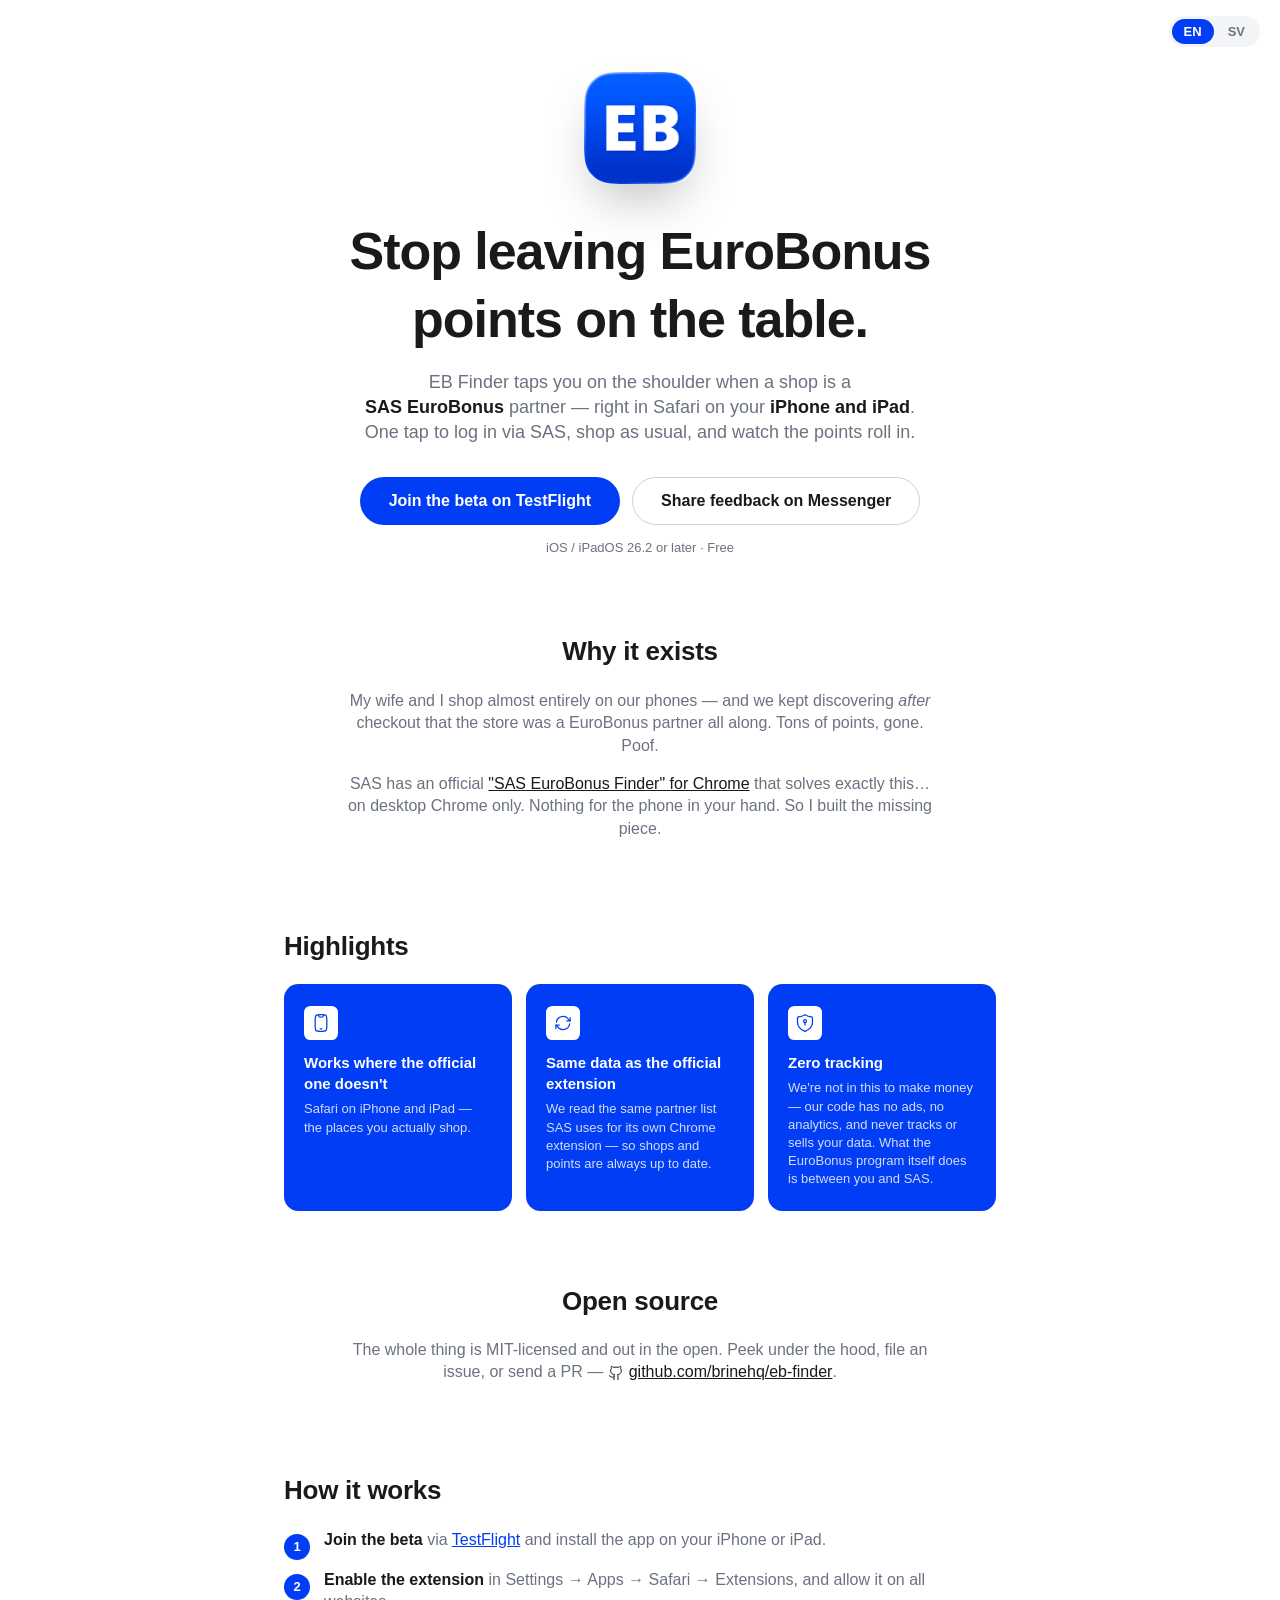
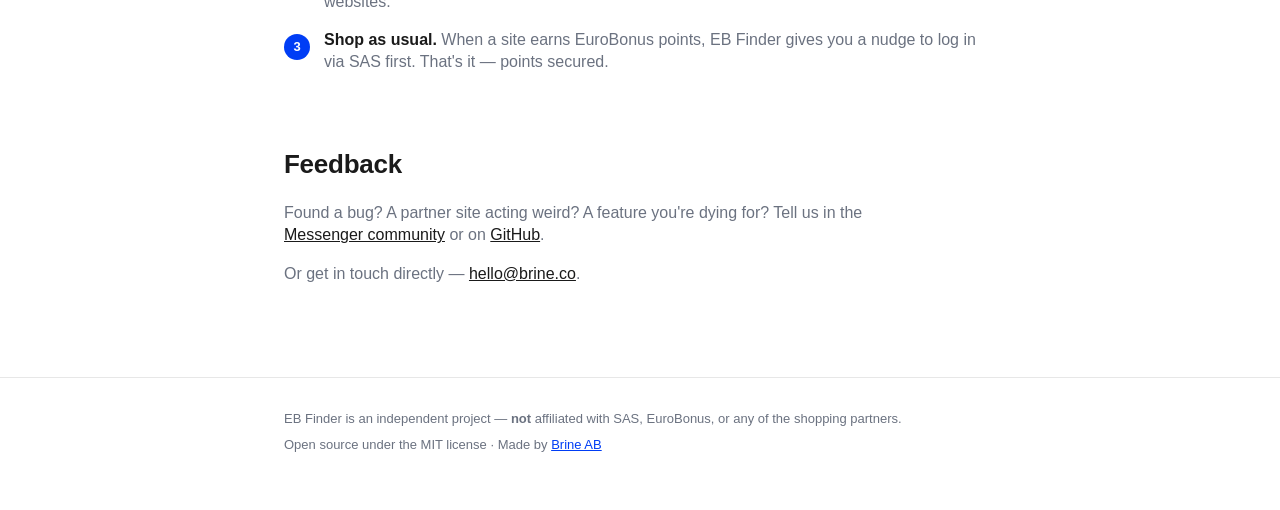
<file: docs/index.html>
<!doctype html>
<html lang="en">
  <head>
    <meta charset="utf-8" />
    <meta name="viewport" content="width=device-width, initial-scale=1" />
    <title>EB Finder for Safari — never miss EuroBonus points again</title>
    <meta
      name="description"
      content="A Safari Web Extension for iPhone and iPad that spots SAS EuroBonus shopping partners and nudges you to log in via SAS before you buy — so your purchase actually earns points."
    />
    <link rel="icon" href="icon-64.png" type="image/png" />
    <link rel="apple-touch-icon" href="icon-256.png" />
    <link rel="canonical" href="https://brinehq.github.io/eb-finder/" />
    <!-- Social sharing previews -->
    <meta property="og:type" content="website" />
    <meta property="og:site_name" content="EB Finder" />
    <meta property="og:url" content="https://brinehq.github.io/eb-finder/" />
    <meta property="og:title" content="EB Finder for Safari — never miss EuroBonus points again" />
    <meta
      property="og:description"
      content="Spots SAS EuroBonus shopping partners on iPhone and iPad so your purchase actually earns points. Join the TestFlight beta."
    />
    <meta property="og:image" content="https://brinehq.github.io/eb-finder/icon-256.png" />
    <meta property="og:image:width" content="256" />
    <meta property="og:image:height" content="256" />
    <meta property="og:locale" content="en_US" />
    <meta property="og:locale:alternate" content="sv_SE" />
    <meta name="twitter:card" content="summary" />
    <meta name="twitter:title" content="EB Finder for Safari — never miss EuroBonus points again" />
    <meta
      name="twitter:description"
      content="Spots SAS EuroBonus shopping partners on iPhone and iPad so your purchase actually earns points. Join the TestFlight beta."
    />
    <meta name="twitter:image" content="https://brinehq.github.io/eb-finder/icon-256.png" />
    <style>
      /* =====================================================================
         DESIGN TOKENS — inlined from Extension/Resources/tokens.css so this
         page renders with the exact branding of the shipped extension.
         Light only — the page does not follow the system dark appearance.
         ===================================================================== */
      :root {
        color-scheme: light;

        --radius: 0.5rem;
        --radius-md: calc(var(--radius) * 0.8);
        --radius-2xl: calc(var(--radius) * 1.8);
        --radius-full: 9999px;

        --background: oklch(1 0 0);
        --foreground: oklch(0.2178 0 0);

        --primary: oklch(0.486 0.2721 263.825); /* SAS royal blue — #003DF5 */
        --primary-foreground: oklch(1 0 0);

        --muted: oklch(0.967 0.0029 264.542);
        --muted-foreground: oklch(0.551 0.0234 264.364);

        --shadow-popover: 0 25px 50px -12px oklch(0 0 0 / 0.25);

        --font-sans:
          -apple-system, BlinkMacSystemFont, "Segoe UI", Roboto, Helvetica,
          Arial, sans-serif;

        --fw-bold: 700;

        --lh-tight: 1.3;
        --lh-snug: 1.4;
      }

      /* =====================================================================
         PAGE — SAS-style: generous whitespace, bold ink headlines, royal
         blue pill buttons, solid primary promo boxes.
         ===================================================================== */
      * {
        box-sizing: border-box;
      }
      body {
        margin: 0;
        font-family: var(--font-sans);
        background: var(--background);
        color: var(--foreground);
        line-height: var(--lh-snug);
        -webkit-font-smoothing: antialiased;
      }
      .wrap {
        max-width: 760px;
        margin: 0 auto;
        padding: 0 24px;
      }

      /* Language switcher — top right corner. */
      .lang-switch {
        position: absolute;
        top: 16px;
        right: 20px;
        display: flex;
        gap: 2px;
        padding: 3px;
        border-radius: var(--radius-full);
        background: var(--muted);
      }
      .lang-switch button {
        appearance: none;
        border: 0;
        padding: 5px 12px;
        border-radius: var(--radius-full);
        background: transparent;
        color: var(--muted-foreground);
        font-family: var(--font-sans);
        font-size: 13px;
        font-weight: var(--fw-bold);
        cursor: pointer;
      }
      .lang-switch button.active {
        background: var(--primary);
        color: var(--primary-foreground);
      }

      .hero {
        padding: 72px 0 40px;
        text-align: center;
      }
      .hero img.appicon {
        width: 112px;
        height: 112px;
        border-radius: 26px;
        box-shadow: var(--shadow-popover);
        margin-bottom: 28px;
      }
      h1 {
        font-size: clamp(34px, 6vw, 52px);
        font-weight: var(--fw-bold);
        line-height: var(--lh-tight);
        letter-spacing: -0.02em;
        margin: 0 0 16px;
      }
      .hero p.lede {
        font-size: 18px;
        color: var(--muted-foreground);
        max-width: 560px;
        margin: 0 auto 32px;
      }
      .hero p.lede strong {
        color: var(--foreground);
      }

      /* Buttons — same recipe as the extension popup CTA (pill, h-10+). */
      .cta-row {
        display: flex;
        flex-wrap: wrap;
        gap: 12px;
        justify-content: center;
      }
      .btn {
        display: inline-flex;
        align-items: center;
        justify-content: center;
        gap: 8px;
        height: 48px;
        padding: 0 28px;
        border: 1px solid transparent;
        border-radius: var(--radius-full);
        text-decoration: none;
        font-weight: var(--fw-bold);
        font-size: 16px;
        cursor: pointer;
        user-select: none;
        transition: all 150ms ease;
      }
      .btn:active {
        transform: translateY(1px);
      }
      .btn-primary {
        background: var(--primary);
        color: var(--primary-foreground);
      }
      .btn-primary:hover {
        background: color-mix(in oklch, var(--primary) 80%, transparent);
      }
      /* Outline variant — transparent fill, 1px ring, muted hover. */
      .btn-outline {
        background: transparent;
        color: var(--foreground);
        border-color: color-mix(in oklch, var(--foreground) 20%, transparent);
      }
      .btn-outline:hover {
        background: var(--muted);
      }
      .beta-note {
        margin: 14px auto 0;
        font-size: 13px;
        color: var(--muted-foreground);
      }

      section {
        padding: 36px 0;
      }
      h2 {
        font-size: 26px;
        font-weight: var(--fw-bold);
        letter-spacing: -0.01em;
        margin: 0 0 20px;
      }
      section p {
        color: var(--muted-foreground);
        max-width: 600px;
      }
      section.centered {
        text-align: center;
      }
      section.centered p {
        margin-left: auto;
        margin-right: auto;
      }
      section p strong,
      section p a {
        color: var(--foreground);
      }
      a {
        color: var(--primary);
      }
      .gh-link {
        display: inline-flex;
        align-items: center;
        gap: 5px;
        vertical-align: bottom;
      }
      .gh-link svg {
        flex-shrink: 0;
      }

      /* Cards — SAS-style solid primary boxes (like the sas.se promo box):
         royal blue fill, white text, radius-2xl, no ring. */
      .cards {
        display: grid;
        grid-template-columns: repeat(auto-fit, minmax(210px, 1fr));
        gap: 14px;
        padding: 0;
        margin: 0;
        list-style: none;
      }
      .card {
        padding: 22px 20px;
        border-radius: var(--radius-2xl);
        background: var(--primary);
        color: var(--primary-foreground);
      }
      .card .card-media {
        display: flex;
        align-items: center;
        justify-content: center;
        width: 34px;
        height: 34px;
        border-radius: var(--radius-md);
        background: var(--primary-foreground);
        color: var(--primary);
        margin-bottom: 12px;
      }
      .card h3 {
        margin: 0 0 6px;
        font-size: 15px;
        font-weight: var(--fw-bold);
      }
      .card p {
        margin: 0;
        font-size: 13px;
        color: color-mix(in oklch, var(--primary-foreground) 82%, transparent);
        line-height: var(--lh-snug);
      }

      .steps {
        list-style: none;
        counter-reset: step;
        padding: 0;
        margin: 0;
        display: grid;
        gap: 14px;
      }
      .steps li {
        display: flex;
        gap: 14px;
        align-items: baseline;
        counter-increment: step;
        color: var(--muted-foreground);
      }
      .steps li::before {
        content: counter(step);
        flex-shrink: 0;
        display: inline-flex;
        align-items: center;
        justify-content: center;
        width: 26px;
        height: 26px;
        border-radius: var(--radius-full);
        background: var(--primary);
        color: var(--primary-foreground);
        font-weight: var(--fw-bold);
        font-size: 13px;
        transform: translateY(6px);
      }
      .steps strong {
        color: var(--foreground);
      }

      footer {
        margin-top: 40px;
        padding: 32px 0 48px;
        border-top: 1px solid
          color-mix(in oklch, var(--foreground) 10%, transparent);
        font-size: 13px;
        color: var(--muted-foreground);
      }
      footer p {
        margin: 0 0 8px;
        max-width: none;
      }

      /* Mobile */
      @media (max-width: 480px) {
        .wrap {
          padding: 0 20px;
        }
        .hero {
          padding: 48px 0 28px;
        }
        .hero img.appicon {
          width: 96px;
          height: 96px;
          border-radius: 22px;
        }
        section {
          padding: 28px 0;
        }
        .cta-row {
          flex-direction: column;
          align-items: stretch;
        }
        .cta-row .btn {
          width: 100%;
        }
        .gh-link {
          display: inline;
        }
        .gh-link svg {
          vertical-align: -2px;
          margin-right: 3px;
        }
      }
    </style>
  </head>
  <body>
    <div class="lang-switch" role="group" aria-label="Language">
      <button type="button" data-lang="en">EN</button>
      <button type="button" data-lang="sv">SV</button>
    </div>

    <main class="wrap">
      <section class="hero">
        <img class="appicon" src="icon-256.png" alt="EB Finder app icon" width="112" height="112" />
        <h1 data-i18n="heroTitle">Stop leaving EuroBonus points on the table.</h1>
        <p class="lede" data-i18n="heroLede">
          EB&nbsp;Finder taps you on the shoulder when a shop is a
          <strong>SAS&nbsp;EuroBonus</strong> partner — right in Safari on your
          <strong>iPhone and iPad</strong>. One tap to log in via SAS, shop as
          usual, and watch the points roll in.
        </p>
        <div class="cta-row">
          <a class="btn btn-primary" href="https://brn.sh/eb-finder-testflight?utm_source=landing-page&utm_medium=web&utm_campaign=testflight-beta&utm_content=hero-cta" data-i18n="ctaTestflight">
            Join the beta on TestFlight
          </a>
          <a class="btn btn-outline" href="https://m.me/cm/AbYqbMSdJHLmDqnD" data-i18n="ctaMessenger">
            Share feedback on Messenger
          </a>
        </div>
        <p class="beta-note" data-i18n="betaNote">iOS / iPadOS 26.2 or later · Free</p>
      </section>

      <section class="centered">
        <h2 data-i18n="whyTitle">Why it exists</h2>
        <p data-i18n="whyP1">
          My wife and I shop almost entirely on our phones — and we kept
          discovering <em>after</em> checkout that the store was a EuroBonus
          partner all along. Tons of points, gone. Poof.
        </p>
        <p data-i18n="whyP2">
          SAS has an official
          <a href="https://chromewebstore.google.com/detail/sas-eurobonus-finder/mkodkaejnhpkbmlgdbnimeaakobcoegn">"SAS&nbsp;EuroBonus&nbsp;Finder" for Chrome</a>
          that solves exactly this… on desktop Chrome only. Nothing for the
          phone in your hand. So I built the missing piece.
        </p>
      </section>

      <section>
        <h2 data-i18n="highlightsTitle">Highlights</h2>
        <ul class="cards">
          <li class="card">
            <div class="card-media" aria-hidden="true">
              <!-- Hugeicons stroke-rounded: smart-phone-01 -->
              <svg width="20" height="20" viewBox="0 0 24 24" fill="none" stroke="currentColor" stroke-width="1.5" stroke-linecap="round" stroke-linejoin="round">
                <path d="M5 9c0-3.3 0-4.95 1.025-5.975C7.05 2 8.7 2 12 2s4.95 0 5.975 1.025C19 4.05 19 5.7 19 9v6c0 3.3 0 4.95-1.025 5.975C16.95 22 15.3 22 12 22s-4.95 0-5.975-1.025C5 19.95 5 18.3 5 15V9Z" />
                <path d="M11 19h2" />
                <path d="M9 2l.089.534c.193 1.157.29 1.736.687 2.088.415.367 1.003.378 2.224.378s1.809-.011 2.224-.378c.398-.352.494-.93.687-2.088L15 2" />
              </svg>
            </div>
            <h3 data-i18n="card1Title">Works where the official one doesn't</h3>
            <p data-i18n="card1Body">Safari on iPhone and iPad — the places you actually shop.</p>
          </li>
          <li class="card">
            <div class="card-media" aria-hidden="true">
              <!-- Hugeicons stroke-rounded: refresh -->
              <svg width="20" height="20" viewBox="0 0 24 24" fill="none" stroke="currentColor" stroke-width="1.5" stroke-linecap="round" stroke-linejoin="round">
                <path d="M20.5 5.5v4h-4" />
                <path d="M3.5 18.5v-4h4" />
                <path d="M4.06 11A8 8 0 0 1 18.9 8.13l1.6 1.37" />
                <path d="M19.94 13A8 8 0 0 1 5.1 15.87L3.5 14.5" />
              </svg>
            </div>
            <h3 data-i18n="card2Title">Same data as the official extension</h3>
            <p data-i18n="card2Body">We read the same partner list SAS uses for its own Chrome extension — so shops and points are always up to date.</p>
          </li>
          <li class="card">
            <div class="card-media" aria-hidden="true">
              <!-- Hugeicons stroke-rounded: shield-key / security-lock -->
              <svg width="20" height="20" viewBox="0 0 24 24" fill="none" stroke="currentColor" stroke-width="1.5" stroke-linecap="round" stroke-linejoin="round">
                <path d="M12 2c2.96 1.78 6.06 2.46 8 2.66.6.06 1 .57 1 1.17V11c0 6.5-5.5 9.5-9 11-3.5-1.5-9-4.5-9-11V5.83c0-.6.4-1.11 1-1.17 1.94-.2 5.04-.88 8-2.66Z" />
                <path d="M12 11.5v3" />
                <circle cx="12" cy="9.75" r="1.75" />
              </svg>
            </div>
            <h3 data-i18n="card3Title">Zero tracking</h3>
            <p data-i18n="card3Body">We're not in this to make money — our code has no ads, no analytics, and never tracks or sells your data. What the EuroBonus program itself does is between you and SAS.</p>
          </li>
        </ul>
      </section>

      <section class="centered">
        <h2 data-i18n="ossTitle">Open source</h2>
        <p>
          <span data-i18n="ossText">The whole thing is MIT-licensed and out in the open. Peek under the
          hood, file an issue, or send a PR —</span>
          <a class="gh-link" href="https://github.com/brinehq/eb-finder">
            <!-- Hugeicons stroke-rounded: github -->
            <svg width="16" height="16" viewBox="0 0 24 24" fill="none" stroke="currentColor" stroke-width="1.5" stroke-linecap="round" stroke-linejoin="round" aria-hidden="true">
              <path d="M15 22v-4a4.8 4.8 0 0 0-1-3.5c3 0 6-2 6-5.5.08-1.25-.27-2.48-1-3.5.28-1.15.28-2.35 0-3.5 0 0-1 0-3 1.5-2.64-.5-5.36-.5-8 0C6 2 5 2 5 2c-.3 1.15-.3 2.35 0 3.5A5.4 5.4 0 0 0 4 9c0 3.5 3 5.5 6 5.5-.39.49-.68 1.05-.85 1.65-.17.6-.22 1.23-.15 1.85v4" />
              <path d="M9 18c-4.51 2-5-2-7-2" />
            </svg>
            github.com/brinehq/eb-finder</a>.
        </p>
      </section>

      <section>
        <h2 data-i18n="howTitle">How it works</h2>
        <ol class="steps">
          <li>
            <span data-i18n="step1"><strong>Join the beta</strong> via
              <a href="https://brn.sh/eb-finder-testflight?utm_source=landing-page&utm_medium=web&utm_campaign=testflight-beta&utm_content=how-it-works">TestFlight</a> and
              install the app on your iPhone or iPad.</span>
          </li>
          <li>
            <span data-i18n="step2"><strong>Enable the extension</strong> in Settings → Apps →
              Safari → Extensions, and allow it on all websites.</span>
          </li>
          <li>
            <span data-i18n="step3"><strong>Shop as usual.</strong> When a site earns EuroBonus
              points, EB&nbsp;Finder gives you a nudge to log in via SAS first.
              That's it — points secured.</span>
          </li>
        </ol>
      </section>

      <section>
        <h2 data-i18n="feedbackTitle">Feedback</h2>
        <p data-i18n="feedbackText">
          Found a bug? A partner site acting weird? A feature you're dying for?
          Tell us in the
          <a href="https://m.me/cm/AbYqbMSdJHLmDqnD">Messenger community</a> or
          on <a href="https://github.com/brinehq/eb-finder">GitHub</a>.
        </p>
        <p data-i18n="contactText">
          Or get in touch directly —
          <a href="mailto:hello@brine.co">hello@brine.co</a>.
        </p>
      </section>
    </main>

    <footer>
      <div class="wrap">
        <p data-i18n="footerLegal">
          EB&nbsp;Finder is an independent project — <strong>not</strong>
          affiliated with SAS, EuroBonus, or any of the shopping partners.
        </p>
        <p data-i18n="footerCredit">
          Open source under the MIT license · Made by
          <a href="https://www.brine.co">Brine&nbsp;AB</a>
        </p>
      </div>
    </footer>

    <script src="strings.js"></script>
    <script>
      const buttons = document.querySelectorAll(".lang-switch button");
      function setLang(lang) {
        document.documentElement.lang = lang;
        document.title = STRINGS[lang].pageTitle;
        document.querySelectorAll("[data-i18n]").forEach((el) => {
          const s = STRINGS[lang][el.dataset.i18n];
          if (s) el.innerHTML = s;
        });
        buttons.forEach((b) => b.classList.toggle("active", b.dataset.lang === lang));
        try {
          localStorage.setItem("eb-lang", lang);
        } catch (e) {}
      }
      buttons.forEach((b) => b.addEventListener("click", () => setLang(b.dataset.lang)));
      let saved = null;
      try {
        saved = localStorage.getItem("eb-lang");
      } catch (e) {}
      if (!STRINGS[saved]) saved = null;
      setLang(saved || (navigator.language?.startsWith("sv") ? "sv" : "en"));
    </script>
  </body>
</html>
</file>
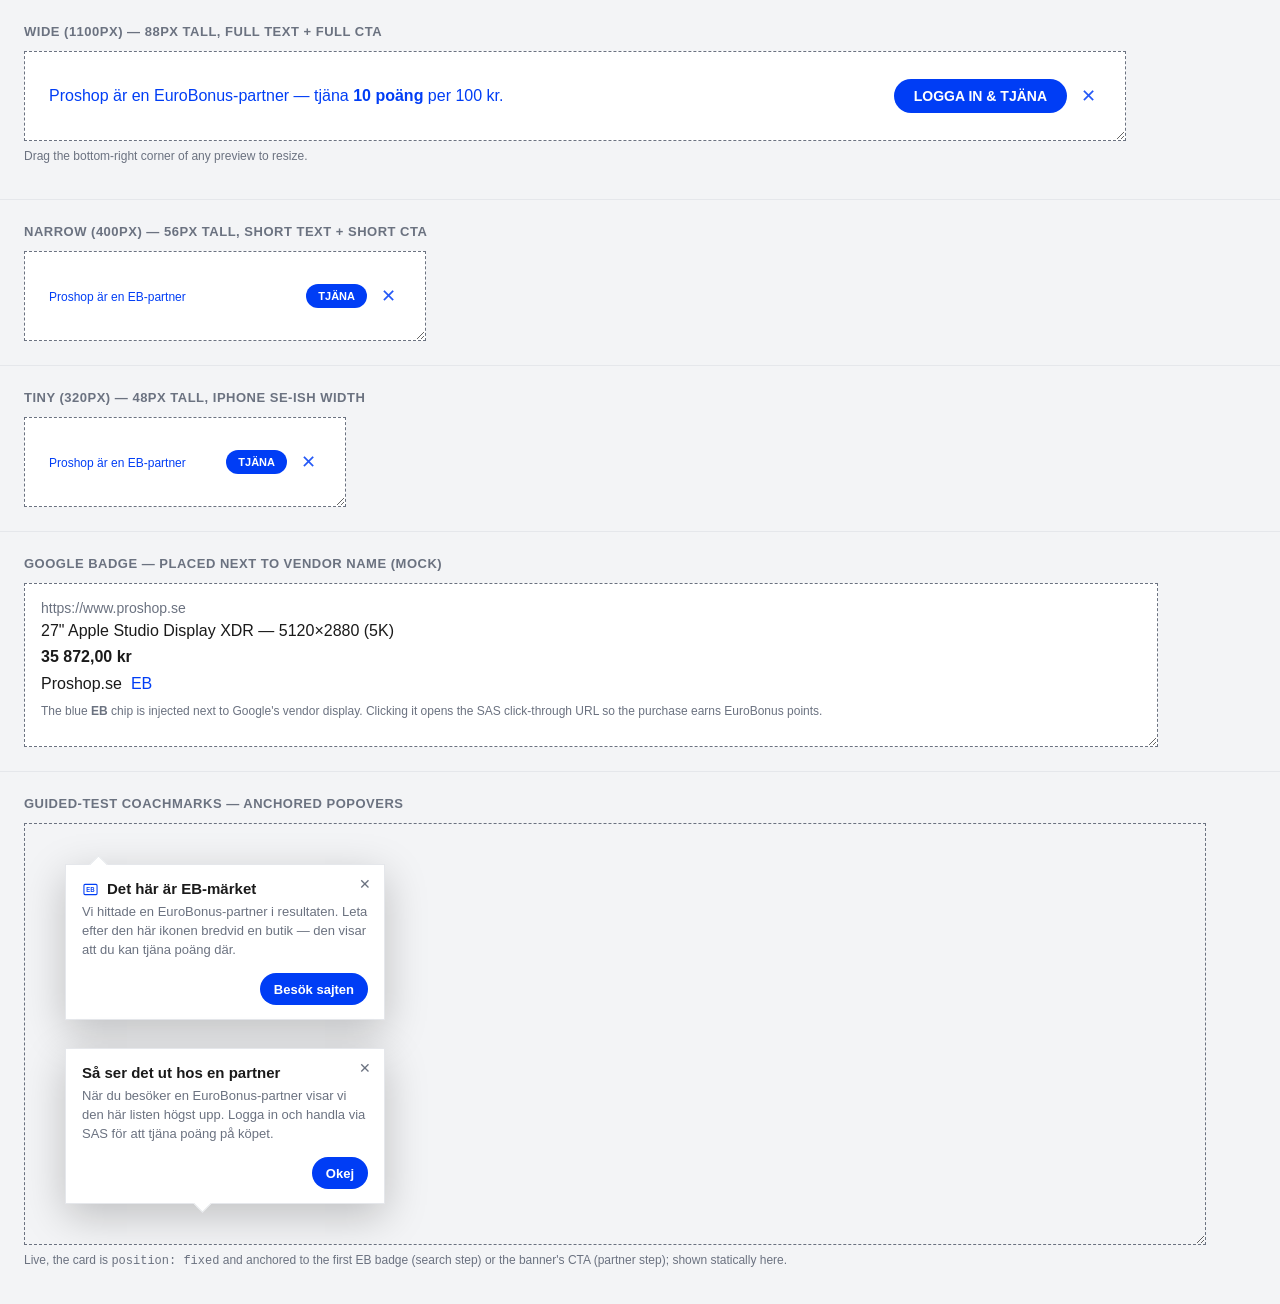
<file: extension/_preview.html>
<!doctype html>
<html lang="sv">
  <head>
    <meta charset="utf-8" />
    <meta name="viewport" content="width=device-width, initial-scale=1" />
    <title>EB Finder — banner preview</title>
    <link rel="stylesheet" href="styles.css" />
  </head>
  <body class="eb-preview">
    <div class="preview-section">
      <h2>Wide (1100px) — 88px tall, full text + full CTA</h2>
      <div class="resize-box wide">
        <div class="fixed-banner-container static-fixed">
          <div class="banner-wrapper">
            <div class="text-section">
              <span class="text-full"
                >Proshop är en EuroBonus-partner — tjäna
                <span class="points-highlight">10 poäng</span> per 100 kr.</span
              >
              <span class="text-short">Proshop är en EB-partner</span>
            </div>
            <div class="actions">
              <a href="#" class="cta-btn">
                <span class="cta-full">LOGGA IN &amp; TJÄNA</span>
                <span class="cta-short">TJÄNA</span>
              </a>
              <button class="close-btn" aria-label="Close">✕</button>
            </div>
          </div>
        </div>
      </div>
      <p class="note">Drag the bottom-right corner of any preview to resize.</p>
    </div>

    <div class="preview-section">
      <h2>Narrow (400px) — 56px tall, short text + short CTA</h2>
      <div class="resize-box narrow">
        <div class="fixed-banner-container static-fixed">
          <div class="banner-wrapper">
            <div class="text-section">
              <span class="text-full"
                >Proshop är en EuroBonus-partner — tjäna
                <span class="points-highlight">10 poäng</span> per 100 kr.</span
              >
              <span class="text-short">Proshop är en EB-partner</span>
            </div>
            <div class="actions">
              <a href="#" class="cta-btn">
                <span class="cta-full">LOGGA IN &amp; TJÄNA</span>
                <span class="cta-short">TJÄNA</span>
              </a>
              <button class="close-btn" aria-label="Close">✕</button>
            </div>
          </div>
        </div>
      </div>
    </div>

    <div class="preview-section">
      <h2>Tiny (320px) — 48px tall, iPhone SE-ish width</h2>
      <div class="resize-box tiny">
        <div class="fixed-banner-container static-fixed">
          <div class="banner-wrapper">
            <div class="text-section">
              <span class="text-full"
                >Proshop är en EuroBonus-partner — tjäna
                <span class="points-highlight">10 poäng</span> per 100 kr.</span
              >
              <span class="text-short">Proshop är en EB-partner</span>
            </div>
            <div class="actions">
              <a href="#" class="cta-btn">
                <span class="cta-full">LOGGA IN &amp; TJÄNA</span>
                <span class="cta-short">TJÄNA</span>
              </a>
              <button class="close-btn" aria-label="Close">✕</button>
            </div>
          </div>
        </div>
      </div>
    </div>

    <div class="preview-section">
      <h2>Google badge — placed next to vendor name (mock)</h2>
      <div class="resize-box wide preview-google-mock">
        <div class="preview-google-mock-url">https://www.proshop.se</div>
        <div class="preview-google-mock-title">
          27" Apple Studio Display XDR — 5120×2880 (5K)
        </div>
        <div class="preview-google-mock-price">35&nbsp;872,00&nbsp;kr</div>
        <div class="preview-google-mock-vendor-row">
          <div aria-label="From Proshop.se">Proshop.se</div>
          <span class="preview-eb-chip">EB</span>
        </div>
        <p class="note">
          The blue <strong>EB</strong> chip is injected next to Google's vendor display.
          Clicking it opens the SAS click-through URL so the purchase earns EuroBonus
          points.
        </p>
      </div>
    </div>

    <div class="preview-section">
      <h2>Guided-test coachmarks — anchored popovers</h2>
      <div class="resize-box wide" style="padding: 40px; background: var(--muted)">
        <!-- Search step: anchored to the first EB badge (arrow on top edge). -->
        <div
          class="coach-card is-visible"
          data-placement="bottom"
          style="position: relative; margin: 0 0 28px"
        >
          <span class="coach-arrow" style="left: 26px"></span>
          <button class="coach-close" type="button" aria-label="Stäng">✕</button>
          <p class="coach-title">
            <span class="coach-eb"
              ><svg
                width="17"
                height="17"
                fill="none"
                viewBox="0 0 24 24"
                aria-hidden="true"
                style="display: block"
              >
                <path
                  fill="currentColor"
                  fill-rule="evenodd"
                  d="M12.31 15.5v-7h2.663q.754 0 1.253.24.503.235.75.645.253.411.252.93 0 .428-.163.731-.164.3-.438.49a1.9 1.9 0 0 1-.615.27v.068q.37.02.71.228.344.205.56.582.218.375.218.909 0 .543-.262.977-.261.43-.788.68-.526.25-1.324.25zm1.26-1.06h1.355q.687 0 .989-.263a.87.87 0 0 0 .306-.683 1.05 1.05 0 0 0-.588-.957 1.44 1.44 0 0 0-.673-.147H13.57zm0-2.963h1.247q.326 0 .587-.12a.928.928 0 0 0 .564-.878.87.87 0 0 0-.285-.67q-.282-.263-.84-.263H13.57z"
                  clip-rule="evenodd"
                ></path>
                <path
                  fill="currentColor"
                  d="M6.5 8.5v7h4.552v-1.063H7.76v-1.91h3.03v-1.064H7.76v-1.9h3.264V8.5z"
                ></path>
                <path
                  fill="currentColor"
                  fill-rule="evenodd"
                  d="M4.2 4h15.6A2.2 2.2 0 0 1 22 6.2v11.6a2.2 2.2 0 0 1-2.2 2.2H4.2A2.2 2.2 0 0 1 2 17.8V6.2A2.2 2.2 0 0 1 4.2 4m0 1.5a.7.7 0 0 0-.7.7v11.6a.7.7 0 0 0 .7.7h15.6a.7.7 0 0 0 .7-.7V6.2a.7.7 0 0 0-.7-.7z"
                  clip-rule="evenodd"
                ></path></svg
            ></span>
            <span>Det här är EB-märket</span>
          </p>
          <p class="coach-body">
            Vi hittade en EuroBonus-partner i resultaten. Leta efter den här ikonen
            bredvid en butik — den visar att du kan tjäna poäng där.
          </p>
          <div class="coach-actions">
            <button class="btn btn-default btn-sm" type="button">Besök sajten</button>
          </div>
        </div>

        <!-- Partner step: anchored to the banner CTA (arrow on bottom edge). -->
        <div
          class="coach-card is-visible"
          data-placement="top"
          style="position: relative"
        >
          <span class="coach-arrow" style="left: 130px"></span>
          <button class="coach-close" type="button" aria-label="Stäng">✕</button>
          <p class="coach-title"><span>Så ser det ut hos en partner</span></p>
          <p class="coach-body">
            När du besöker en EuroBonus-partner visar vi den här listen högst upp.
            Logga in och handla via SAS för att tjäna poäng på köpet.
          </p>
          <div class="coach-actions">
            <button class="btn btn-default btn-sm" type="button">Okej</button>
          </div>
        </div>
      </div>
      <p class="note">
        Live, the card is <code>position: fixed</code> and anchored to the first EB
        badge (search step) or the banner's CTA (partner step); shown statically here.
      </p>
    </div>
  </body>
</html>
</file>
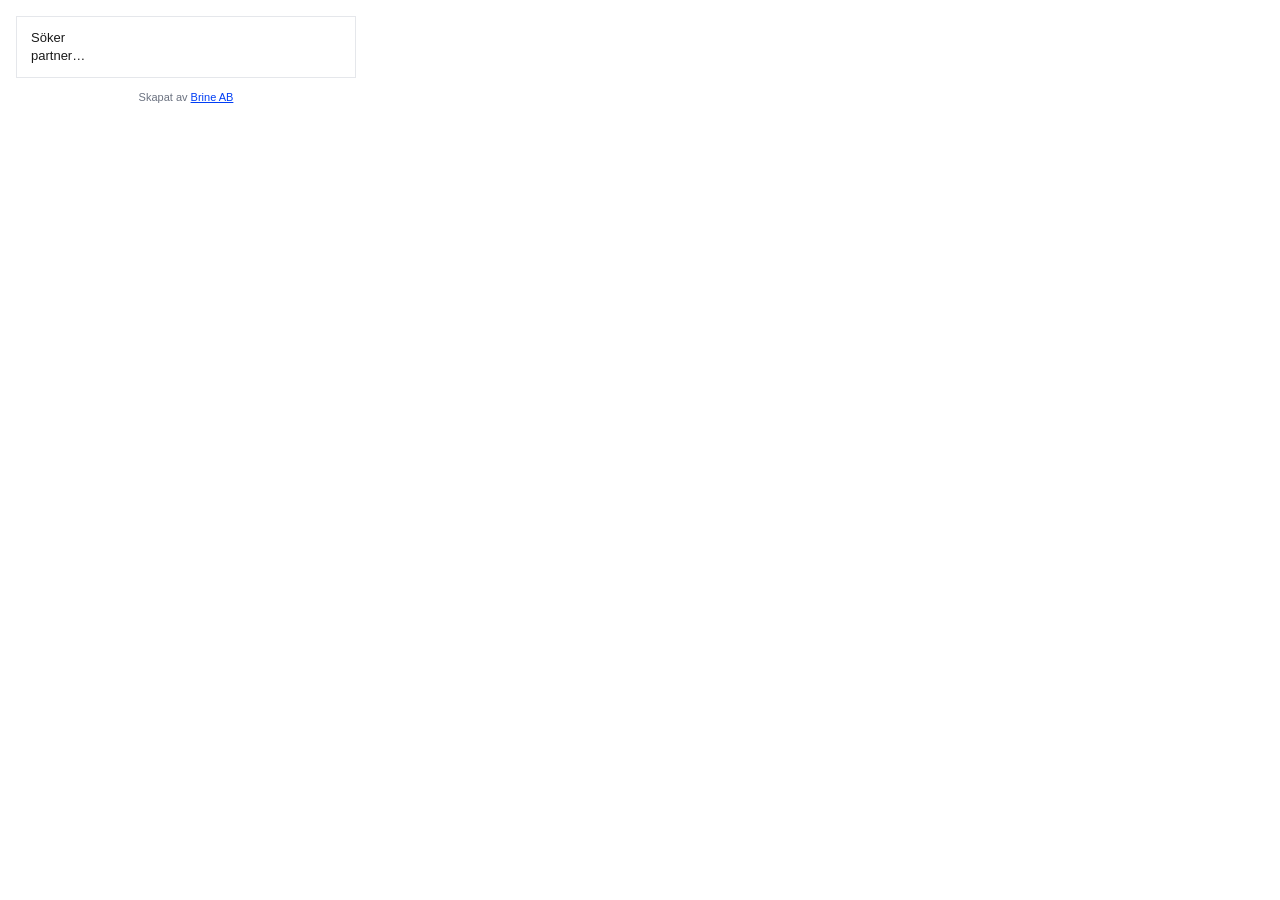
<file: extension/popup.html>
<html>
  <head>
    <script src="popup.js"></script>
    <link rel="stylesheet" href="styles.css" />
  </head>
  <body class="eb-popup">
    <div id="status" class="status">
      <div class="status-body">Söker partner…</div>
    </div>
    <ul id="match-list" class="match-list"></ul>
    <a
      id="cta"
      class="cta"
      href="#"
      target="_blank"
      rel="noopener noreferrer"
      style="display: none"
      >LOGGA IN & TJÄNA</a
    >
    <p class="credit">
      Skapat av
      <a href="https://www.brine.co" target="_blank" rel="noopener noreferrer"
        >Brine AB</a
      >
    </p>
  </body>
</html>
</file>
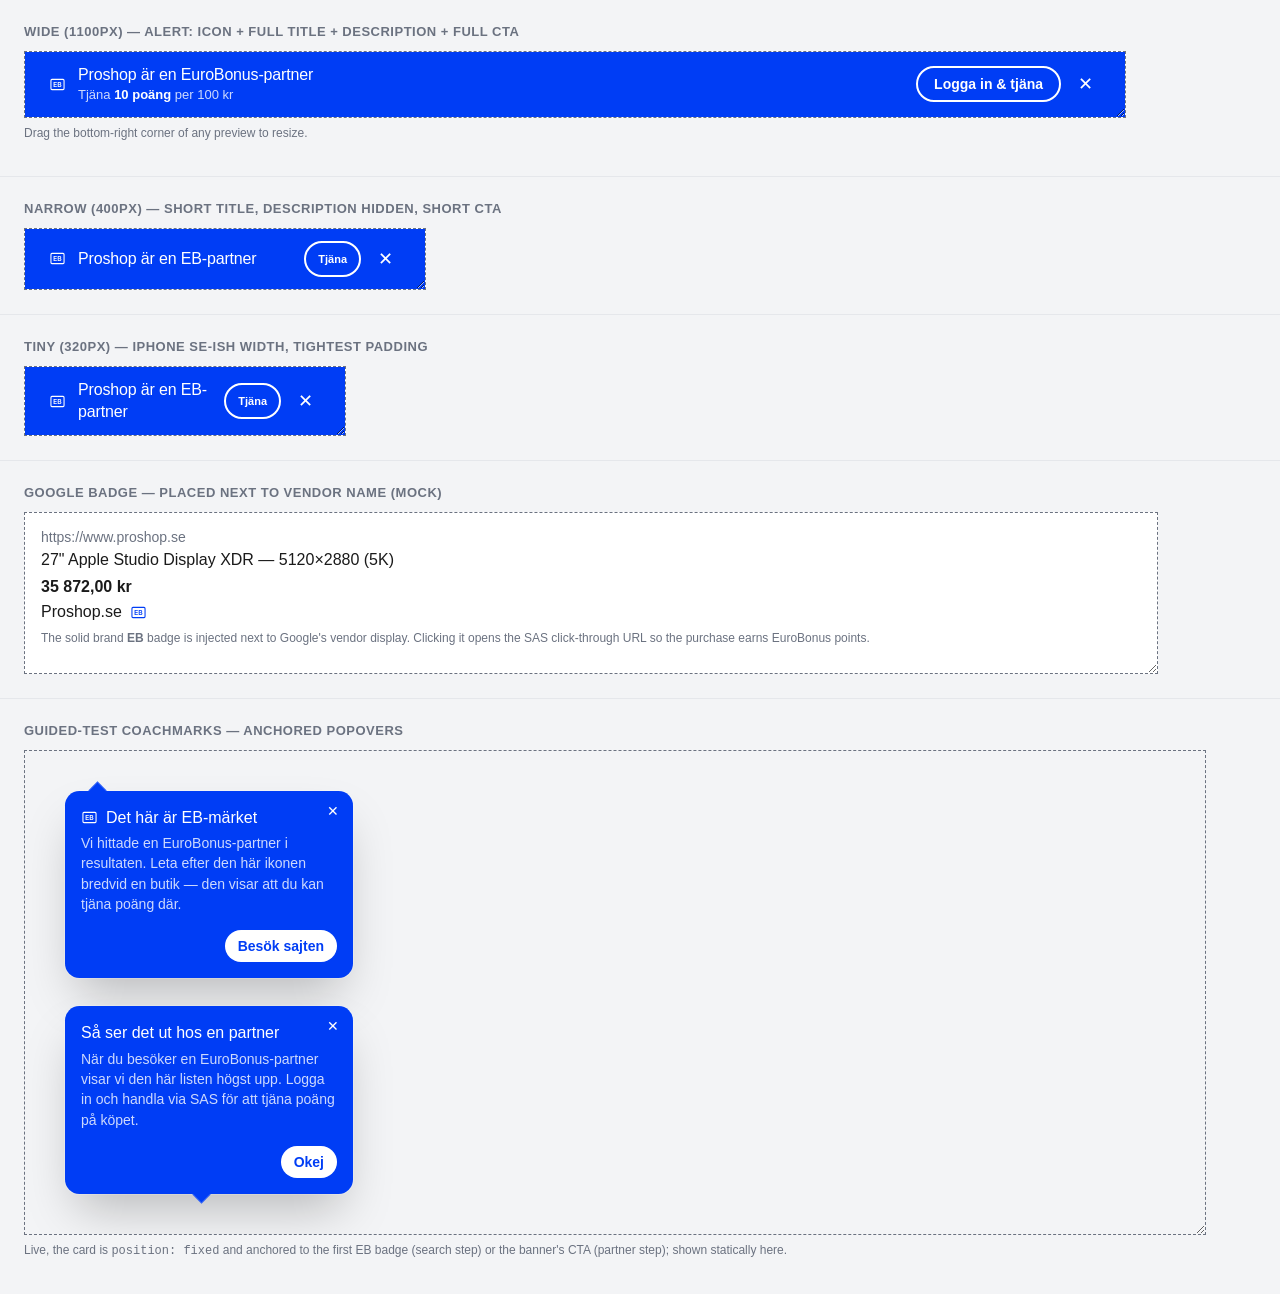
<file: EB Finder/Extension/Resources/_preview.html>
<!doctype html>
<html lang="sv">
  <head>
    <meta charset="utf-8" />
    <meta name="viewport" content="width=device-width, initial-scale=1" />
    <title>EB Finder — banner preview</title>
    <!-- Dev-only sandbox (excluded from the .appex). Loads the SAME production
         sheets the popup + injected UI use, so the banner/coachmark/buttons
         below are faithful. The preview-only chrome is inlined with literal
         values so it never ships and never bloats tokens.css. -->
    <link rel="stylesheet" href="tokens.css" />
    <link rel="stylesheet" href="content.css" />
    <link rel="stylesheet" href="popup.css" />
    <style>
      body.eb-preview {
        margin: 0;
        padding: 0;
        font-family:
          -apple-system, BlinkMacSystemFont, "Segoe UI", Roboto, Helvetica,
          Arial, sans-serif;
        background: #f3f4f6;
        color: #1f2937;
      }
      .preview-section {
        padding: 24px;
        border-bottom: 1px solid #e5e7eb;
      }
      .preview-section h2 {
        margin: 0 0 12px 0;
        font-size: 13px;
        font-weight: 600;
        text-transform: uppercase;
        letter-spacing: 0.5px;
        color: #6b7280;
      }
      .resize-box {
        background: #ffffff;
        border: 1px dashed #6b7280;
        resize: horizontal;
        overflow: auto;
        max-width: 100%;
        min-width: 320px;
      }
      .resize-box.wide {
        width: 1100px;
      }
      .resize-box.narrow {
        width: 400px;
      }
      .resize-box.tiny {
        width: 320px;
      }
      .note {
        color: #6b7280;
        font-size: 12px;
        margin-top: 8px;
      }
      /* Render the fixed banner inline so several sizes stack on one page. */
      .static-fixed {
        position: static !important;
        opacity: 1 !important;
      }
      .preview-google-mock {
        padding: 16px;
        color: #1a1a1a;
        background: #ffffff;
        font-family: arial, -apple-system, sans-serif;
      }
      .preview-google-mock-url {
        font-size: 14px;
        color: #6b7280;
      }
      .preview-google-mock-title {
        font-size: 16px;
        line-height: 1.4;
        margin-top: 4px;
      }
      .preview-google-mock-price {
        margin-top: 6px;
        font-weight: 700;
      }
      .preview-google-mock-vendor-row {
        margin-top: 6px;
        display: flex;
        align-items: center;
        gap: 0;
      }
      /* EB badge — static mock of what content.js injects (the filled brand
         monogram SVG; styled inline in the host DOM, live). */
      .preview-eb-chip {
        display: inline-flex;
        align-items: center;
        vertical-align: middle;
        color: #003df5;
        margin-left: 6px;
        padding: 2px;
        line-height: 0;
        cursor: pointer;
      }
      .preview-eb-chip:hover {
        opacity: 0.85;
      }
    </style>
  </head>
  <body class="eb-preview">
    <div class="preview-section">
      <h2>Wide (1100px) — Alert: icon + full title + description + full CTA</h2>
      <div class="resize-box wide">
        <div class="fixed-banner-container static-fixed">
          <div class="banner-wrapper">
            <div class="banner-alert">
              <span class="alert-icon"
                ><svg width="17" height="17" fill="none" viewBox="0 0 24 24" aria-hidden="true" style="display: block"><path fill="currentColor" fill-rule="evenodd" d="M12.31 15.5v-7h2.663q.754 0 1.253.24.503.235.75.645.253.411.252.93 0 .428-.163.731-.164.3-.438.49a1.9 1.9 0 0 1-.615.27v.068q.37.02.71.228.344.205.56.582.218.375.218.909 0 .543-.262.977-.261.43-.788.68-.526.25-1.324.25zm1.26-1.06h1.355q.687 0 .989-.263a.87.87 0 0 0 .306-.683 1.05 1.05 0 0 0-.588-.957 1.44 1.44 0 0 0-.673-.147H13.57zm0-2.963h1.247q.326 0 .587-.12a.928.928 0 0 0 .564-.878.87.87 0 0 0-.285-.67q-.282-.263-.84-.263H13.57z" clip-rule="evenodd"></path><path fill="currentColor" d="M6.5 8.5v7h4.552v-1.063H7.76v-1.91h3.03v-1.064H7.76v-1.9h3.264V8.5z"></path><path fill="currentColor" fill-rule="evenodd" d="M4.2 4h15.6A2.2 2.2 0 0 1 22 6.2v11.6a2.2 2.2 0 0 1-2.2 2.2H4.2A2.2 2.2 0 0 1 2 17.8V6.2A2.2 2.2 0 0 1 4.2 4m0 1.5a.7.7 0 0 0-.7.7v11.6a.7.7 0 0 0 .7.7h15.6a.7.7 0 0 0 .7-.7V6.2a.7.7 0 0 0-.7-.7z" clip-rule="evenodd"></path></svg
              ></span>
              <div class="alert-body">
                <div class="alert-title">
                  <span class="title-full">Proshop är en EuroBonus-partner</span>
                  <span class="title-short">Proshop är en EB-partner</span>
                </div>
                <div class="alert-desc">
                  Tjäna <span class="points-highlight">10 poäng</span> per 100 kr
                </div>
              </div>
            </div>
            <div class="actions">
              <a href="#" class="cta-btn">
                <span class="cta-full">Logga in &amp; tjäna</span>
                <span class="cta-short">Tjäna</span>
              </a>
              <button class="close-btn" aria-label="Close">✕</button>
            </div>
          </div>
        </div>
      </div>
      <p class="note">Drag the bottom-right corner of any preview to resize.</p>
    </div>

    <div class="preview-section">
      <h2>Narrow (400px) — short title, description hidden, short CTA</h2>
      <div class="resize-box narrow">
        <div class="fixed-banner-container static-fixed">
          <div class="banner-wrapper">
            <div class="banner-alert">
              <span class="alert-icon"
                ><svg width="17" height="17" fill="none" viewBox="0 0 24 24" aria-hidden="true" style="display: block"><path fill="currentColor" fill-rule="evenodd" d="M12.31 15.5v-7h2.663q.754 0 1.253.24.503.235.75.645.253.411.252.93 0 .428-.163.731-.164.3-.438.49a1.9 1.9 0 0 1-.615.27v.068q.37.02.71.228.344.205.56.582.218.375.218.909 0 .543-.262.977-.261.43-.788.68-.526.25-1.324.25zm1.26-1.06h1.355q.687 0 .989-.263a.87.87 0 0 0 .306-.683 1.05 1.05 0 0 0-.588-.957 1.44 1.44 0 0 0-.673-.147H13.57zm0-2.963h1.247q.326 0 .587-.12a.928.928 0 0 0 .564-.878.87.87 0 0 0-.285-.67q-.282-.263-.84-.263H13.57z" clip-rule="evenodd"></path><path fill="currentColor" d="M6.5 8.5v7h4.552v-1.063H7.76v-1.91h3.03v-1.064H7.76v-1.9h3.264V8.5z"></path><path fill="currentColor" fill-rule="evenodd" d="M4.2 4h15.6A2.2 2.2 0 0 1 22 6.2v11.6a2.2 2.2 0 0 1-2.2 2.2H4.2A2.2 2.2 0 0 1 2 17.8V6.2A2.2 2.2 0 0 1 4.2 4m0 1.5a.7.7 0 0 0-.7.7v11.6a.7.7 0 0 0 .7.7h15.6a.7.7 0 0 0 .7-.7V6.2a.7.7 0 0 0-.7-.7z" clip-rule="evenodd"></path></svg
              ></span>
              <div class="alert-body">
                <div class="alert-title">
                  <span class="title-full">Proshop är en EuroBonus-partner</span>
                  <span class="title-short">Proshop är en EB-partner</span>
                </div>
                <div class="alert-desc">
                  Tjäna <span class="points-highlight">10 poäng</span> per 100 kr
                </div>
              </div>
            </div>
            <div class="actions">
              <a href="#" class="cta-btn">
                <span class="cta-full">Logga in &amp; tjäna</span>
                <span class="cta-short">Tjäna</span>
              </a>
              <button class="close-btn" aria-label="Close">✕</button>
            </div>
          </div>
        </div>
      </div>
    </div>

    <div class="preview-section">
      <h2>Tiny (320px) — iPhone SE-ish width, tightest padding</h2>
      <div class="resize-box tiny">
        <div class="fixed-banner-container static-fixed">
          <div class="banner-wrapper">
            <div class="banner-alert">
              <span class="alert-icon"
                ><svg width="17" height="17" fill="none" viewBox="0 0 24 24" aria-hidden="true" style="display: block"><path fill="currentColor" fill-rule="evenodd" d="M12.31 15.5v-7h2.663q.754 0 1.253.24.503.235.75.645.253.411.252.93 0 .428-.163.731-.164.3-.438.49a1.9 1.9 0 0 1-.615.27v.068q.37.02.71.228.344.205.56.582.218.375.218.909 0 .543-.262.977-.261.43-.788.68-.526.25-1.324.25zm1.26-1.06h1.355q.687 0 .989-.263a.87.87 0 0 0 .306-.683 1.05 1.05 0 0 0-.588-.957 1.44 1.44 0 0 0-.673-.147H13.57zm0-2.963h1.247q.326 0 .587-.12a.928.928 0 0 0 .564-.878.87.87 0 0 0-.285-.67q-.282-.263-.84-.263H13.57z" clip-rule="evenodd"></path><path fill="currentColor" d="M6.5 8.5v7h4.552v-1.063H7.76v-1.91h3.03v-1.064H7.76v-1.9h3.264V8.5z"></path><path fill="currentColor" fill-rule="evenodd" d="M4.2 4h15.6A2.2 2.2 0 0 1 22 6.2v11.6a2.2 2.2 0 0 1-2.2 2.2H4.2A2.2 2.2 0 0 1 2 17.8V6.2A2.2 2.2 0 0 1 4.2 4m0 1.5a.7.7 0 0 0-.7.7v11.6a.7.7 0 0 0 .7.7h15.6a.7.7 0 0 0 .7-.7V6.2a.7.7 0 0 0-.7-.7z" clip-rule="evenodd"></path></svg
              ></span>
              <div class="alert-body">
                <div class="alert-title">
                  <span class="title-full">Proshop är en EuroBonus-partner</span>
                  <span class="title-short">Proshop är en EB-partner</span>
                </div>
                <div class="alert-desc">
                  Tjäna <span class="points-highlight">10 poäng</span> per 100 kr
                </div>
              </div>
            </div>
            <div class="actions">
              <a href="#" class="cta-btn">
                <span class="cta-full">Logga in &amp; tjäna</span>
                <span class="cta-short">Tjäna</span>
              </a>
              <button class="close-btn" aria-label="Close">✕</button>
            </div>
          </div>
        </div>
      </div>
    </div>

    <div class="preview-section">
      <h2>Google badge — placed next to vendor name (mock)</h2>
      <div class="resize-box wide preview-google-mock">
        <div class="preview-google-mock-url">https://www.proshop.se</div>
        <div class="preview-google-mock-title">
          27" Apple Studio Display XDR — 5120×2880 (5K)
        </div>
        <div class="preview-google-mock-price">35&nbsp;872,00&nbsp;kr</div>
        <div class="preview-google-mock-vendor-row">
          <div aria-label="From Proshop.se">Proshop.se</div>
          <span class="preview-eb-chip"
            ><svg width="17" height="17" fill="none" viewBox="0 0 24 24" aria-hidden="true" style="display: block"><path fill="currentColor" fill-rule="evenodd" d="M12.31 15.5v-7h2.663q.754 0 1.253.24.503.235.75.645.253.411.252.93 0 .428-.163.731-.164.3-.438.49a1.9 1.9 0 0 1-.615.27v.068q.37.02.71.228.344.205.56.582.218.375.218.909 0 .543-.262.977-.261.43-.788.68-.526.25-1.324.25zm1.26-1.06h1.355q.687 0 .989-.263a.87.87 0 0 0 .306-.683 1.05 1.05 0 0 0-.588-.957 1.44 1.44 0 0 0-.673-.147H13.57zm0-2.963h1.247q.326 0 .587-.12a.928.928 0 0 0 .564-.878.87.87 0 0 0-.285-.67q-.282-.263-.84-.263H13.57z" clip-rule="evenodd"></path><path fill="currentColor" d="M6.5 8.5v7h4.552v-1.063H7.76v-1.91h3.03v-1.064H7.76v-1.9h3.264V8.5z"></path><path fill="currentColor" fill-rule="evenodd" d="M4.2 4h15.6A2.2 2.2 0 0 1 22 6.2v11.6a2.2 2.2 0 0 1-2.2 2.2H4.2A2.2 2.2 0 0 1 2 17.8V6.2A2.2 2.2 0 0 1 4.2 4m0 1.5a.7.7 0 0 0-.7.7v11.6a.7.7 0 0 0 .7.7h15.6a.7.7 0 0 0 .7-.7V6.2a.7.7 0 0 0-.7-.7z" clip-rule="evenodd"></path></svg
          ></span>
        </div>
        <p class="note">
          The solid brand <strong>EB</strong> badge is injected next to Google's vendor
          display. Clicking it opens the SAS click-through URL so the purchase earns
          EuroBonus points.
        </p>
      </div>
    </div>

    <div class="preview-section">
      <h2>Guided-test coachmarks — anchored popovers</h2>
      <div class="resize-box wide" style="padding: 40px; background: #f3f4f6">
        <!-- Search step: anchored to the first EB badge (arrow on top edge). -->
        <div
          class="coach-card is-visible"
          data-placement="bottom"
          style="position: relative; margin: 0 0 28px"
        >
          <span class="coach-arrow" style="left: 26px"></span>
          <button class="coach-close" type="button" aria-label="Stäng">✕</button>
          <p class="coach-title">
            <span class="coach-eb"
              ><svg
                width="17"
                height="17"
                fill="none"
                viewBox="0 0 24 24"
                aria-hidden="true"
                style="display: block"
              >
                <path
                  fill="currentColor"
                  fill-rule="evenodd"
                  d="M12.31 15.5v-7h2.663q.754 0 1.253.24.503.235.75.645.253.411.252.93 0 .428-.163.731-.164.3-.438.49a1.9 1.9 0 0 1-.615.27v.068q.37.02.71.228.344.205.56.582.218.375.218.909 0 .543-.262.977-.261.43-.788.68-.526.25-1.324.25zm1.26-1.06h1.355q.687 0 .989-.263a.87.87 0 0 0 .306-.683 1.05 1.05 0 0 0-.588-.957 1.44 1.44 0 0 0-.673-.147H13.57zm0-2.963h1.247q.326 0 .587-.12a.928.928 0 0 0 .564-.878.87.87 0 0 0-.285-.67q-.282-.263-.84-.263H13.57z"
                  clip-rule="evenodd"
                ></path>
                <path
                  fill="currentColor"
                  d="M6.5 8.5v7h4.552v-1.063H7.76v-1.91h3.03v-1.064H7.76v-1.9h3.264V8.5z"
                ></path>
                <path
                  fill="currentColor"
                  fill-rule="evenodd"
                  d="M4.2 4h15.6A2.2 2.2 0 0 1 22 6.2v11.6a2.2 2.2 0 0 1-2.2 2.2H4.2A2.2 2.2 0 0 1 2 17.8V6.2A2.2 2.2 0 0 1 4.2 4m0 1.5a.7.7 0 0 0-.7.7v11.6a.7.7 0 0 0 .7.7h15.6a.7.7 0 0 0 .7-.7V6.2a.7.7 0 0 0-.7-.7z"
                  clip-rule="evenodd"
                ></path></svg
            ></span>
            <span>Det här är EB-märket</span>
          </p>
          <p class="coach-body">
            Vi hittade en EuroBonus-partner i resultaten. Leta efter den här ikonen
            bredvid en butik — den visar att du kan tjäna poäng där.
          </p>
          <div class="coach-actions">
            <button class="btn btn-default btn-sm" type="button">Besök sajten</button>
          </div>
        </div>

        <!-- Partner step: anchored to the banner CTA (arrow on bottom edge). -->
        <div
          class="coach-card is-visible"
          data-placement="top"
          style="position: relative"
        >
          <span class="coach-arrow" style="left: 130px"></span>
          <button class="coach-close" type="button" aria-label="Stäng">✕</button>
          <p class="coach-title"><span>Så ser det ut hos en partner</span></p>
          <p class="coach-body">
            När du besöker en EuroBonus-partner visar vi den här listen högst upp.
            Logga in och handla via SAS för att tjäna poäng på köpet.
          </p>
          <div class="coach-actions">
            <button class="btn btn-default btn-sm" type="button">Okej</button>
          </div>
        </div>
      </div>
      <p class="note">
        Live, the card is <code>position: fixed</code> and anchored to the first EB
        badge (search step) or the banner's CTA (partner step); shown statically here.
      </p>
    </div>
  </body>
</html>
</file>
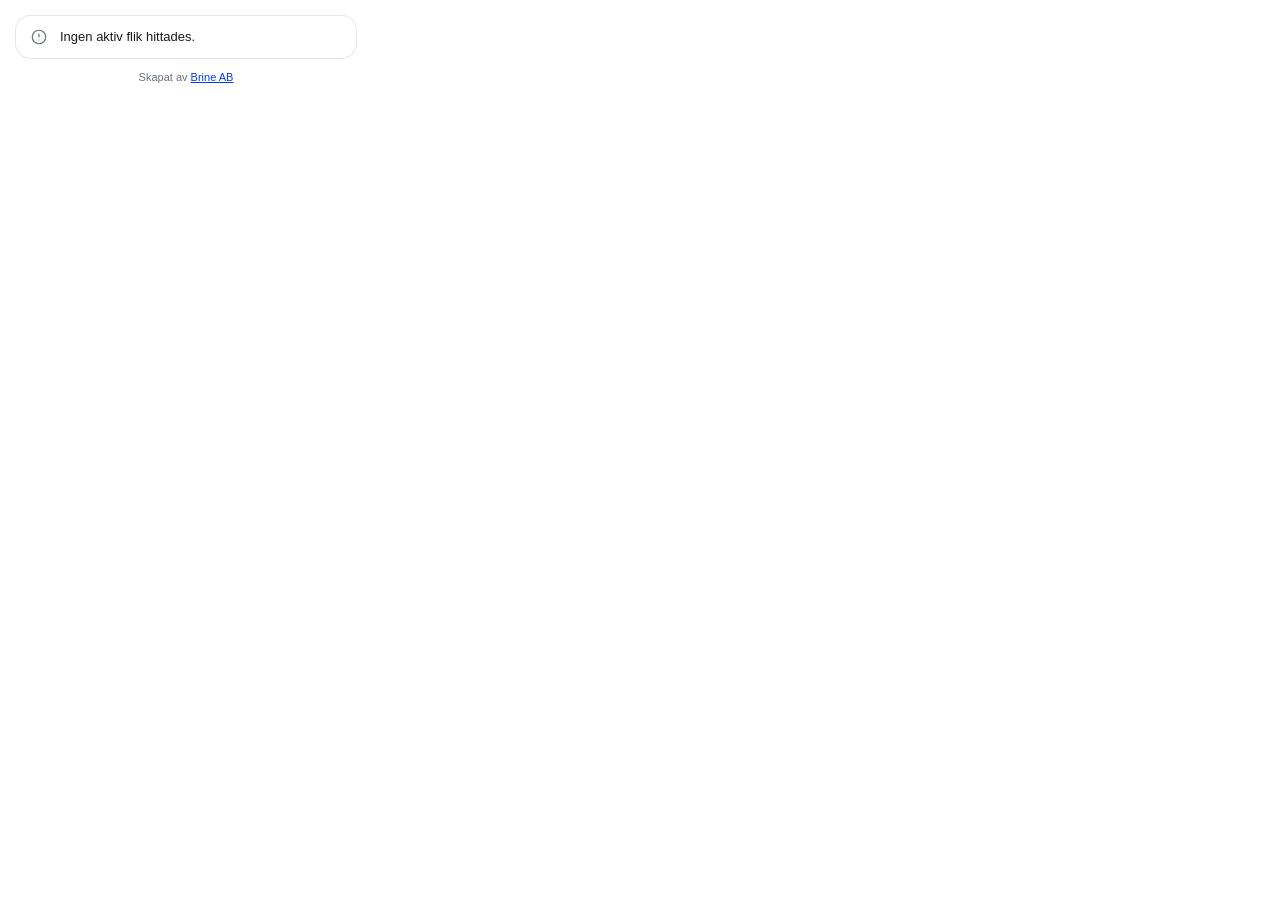
<file: EB Finder/Extension/Resources/popup.html>
<!doctype html>
<html>
  <head>
    <meta charset="utf-8" />
    <link rel="stylesheet" href="tokens.css" />
    <link rel="stylesheet" href="popup.css" />
  </head>
  <body class="eb-popup">
    <div id="status" class="status">
      <div class="status-body">Söker partner…</div>
    </div>
    <ul id="match-list" class="match-list"></ul>
    <a
      id="cta"
      class="cta"
      href="#"
      target="_blank"
      rel="noopener noreferrer"
      style="display: none"
      >Logga in &amp; tjäna</a
    >
    <p class="credit">
      Skapat av
      <a href="https://www.brine.co" target="_blank" rel="noopener noreferrer"
        >Brine AB</a
      >
    </p>
    <!-- Script runs after the markup above so it can find #status / #cta / #match-list. -->
    <script src="popup.js"></script>
  </body>
</html>
</file>
<file: extension/styles.css>
:root,
:host {
  color-scheme: light dark;
  --radius: 0.5rem; /* 8px base */

  --background: oklch(1 0 0); /* white canvas */
  --foreground: oklch(0.2178 0 0); /* near-black ink */
  --card: oklch(1 0 0);
  --card-foreground: oklch(0.2178 0 0);
  --popover: oklch(1 0 0);
  --popover-foreground: oklch(0.2178 0 0);

  --primary: oklch(0.486 0.2721 263.825); /* SAS royal blue — #003DF5 */
  --primary-foreground: oklch(1 0 0);

  --secondary: oklch(1 0 0); /* #FFFFFF — outline buttons */
  --secondary-foreground: oklch(0.486 0.2721 263.825); /* blue text */

  --muted: oklch(0.967 0.0029 264.542); /* gray-100 fills */
  --muted-foreground: oklch(0.551 0.0234 264.364); /* gray-500 labels */

  --accent: oklch(0.967 0.0029 264.542); /* hover surface */
  --accent-foreground: oklch(0.2781 0.0296 256.848); /* gray-800 */

  --destructive: oklch(0.6839 0.2048 25.835); /* SAS coral — #ff5752 */
  --destructive-foreground: oklch(1 0 0);

  --border: oklch(0.9276 0.0058 264.531); /* gray-200 hairlines */
  --input: oklch(0.9276 0.0058 264.531);
  --ring: oklch(0.486 0.2721 263.825); /* SAS blue focus ring */

  --success: oklch(0.9793 0.0207 166.113); /* #ecfdf5 */
  --success-foreground: oklch(0.4318 0.0865 166.913); /* #065f46 */
  --brand-deep: oklch(0.2703 0.1252 262.023); /* #001e62 */

  --shadow-banner: 0 2px 8px oklch(0 0 0 / 0.15);
  --shadow-chip: 0 1px 2px oklch(0 0 0 / 0.2);
  --shadow-popover: 0 12px 40px oklch(0 0 0 / 0.22);

  --font-sans:
    -apple-system, BlinkMacSystemFont, "Segoe UI", Roboto, Helvetica, Arial,
    sans-serif;
  --font-heading: var(--font-sans);
  --font-body: var(--font-sans);
  --font-mono: ui-monospace, "SF Mono", Menlo, monospace;
  --font-native: var(--font-sans);
  --font-system: var(--font-sans); /* legacy alias */

  --fw-regular: 400;
  --fw-semibold: 600;
  --fw-bold: 700;
  --fs-banner: 16px;
  --fs-h1: 16px;
  --fs-status: 15px;
  --fs-cta: 14px;
  --fs-body: 14px;
  --fs-short: 13px;
  --fs-badge: 12px;
  --fs-disc: 11px;
  --fs-chip: 10px;
  --lh-tight: 1.3;
  --lh-snug: 1.4;
  --lh-body: 1.5;
  --space-1: 4px;
  --space-2: 6px;
  --space-3: 8px;
  --space-4: 12px;
  --space-5: 16px;
  --space-6: 24px;
}

@media (prefers-color-scheme: dark) {
  :root,
  :host {
    --background: oklch(0.2101 0.0979 262.092);
    --foreground: oklch(1 0 0);
    --card: oklch(0.2703 0.1252 262.023);
    --card-foreground: oklch(1 0 0);
    --popover: oklch(0.2703 0.1252 262.023);
    --popover-foreground: oklch(1 0 0);
    --primary: oklch(1 0 0);
    --primary-foreground: oklch(0.2703 0.1252 262.023);
    --secondary: oklch(0.2703 0.1252 262.023);
    --secondary-foreground: oklch(1 0 0);
    --muted: oklch(0.36 0.06 262);
    --muted-foreground: oklch(0.82 0.03 262);
    --accent: oklch(0.36 0.06 262);
    --accent-foreground: oklch(1 0 0);
    --border: oklch(1 0 0 / 12%);
    --input: oklch(1 0 0 / 15%);
    --ring: oklch(0.7 0.12 262);
    --shadow-banner: 0 2px 8px oklch(0 0 0 / 0.45);
    --shadow-chip: 0 1px 2px oklch(0 0 0 / 0.5);
    --shadow-popover: 0 12px 40px oklch(0 0 0 / 0.55);
  }
}

@theme inline {
  --color-background: var(--background);
  --color-foreground: var(--foreground);
  --color-card: var(--card);
  --color-card-foreground: var(--card-foreground);
  --color-popover: var(--popover);
  --color-popover-foreground: var(--popover-foreground);
  --color-primary: var(--primary);
  --color-primary-foreground: var(--primary-foreground);
  --color-secondary: var(--secondary);
  --color-secondary-foreground: var(--secondary-foreground);
  --color-muted: var(--muted);
  --color-muted-foreground: var(--muted-foreground);
  --color-accent: var(--accent);
  --color-accent-foreground: var(--accent-foreground);
  --color-destructive: var(--destructive);
  --color-destructive-foreground: var(--destructive-foreground);
  --color-success: var(--success);
  --color-success-foreground: var(--success-foreground);
  --color-border: var(--border);
  --color-input: var(--input);
  --color-ring: var(--ring);

  --font-sans: var(--font-sans);
  --font-heading: var(--font-heading);
  --font-body: var(--font-body);
  --font-mono: var(--font-mono);

  --radius-sm: calc(var(--radius) * 0.6);
  --radius-md: calc(var(--radius) * 0.8);
  --radius-lg: var(--radius);
  --radius-xl: calc(var(--radius) * 1.4);
  --radius-2xl: calc(var(--radius) * 1.8);
  --radius-3xl: calc(var(--radius) * 2.2);
  --radius-4xl: calc(var(--radius) * 2.6);
}

.eb-h1 {
  font-family: var(--font-heading);
  font-weight: 700;
  font-size: var(--fs-h1);
  line-height: 1.2;
  color: var(--foreground);
  margin: 0;
}
.eb-h2 {
  font-family: var(--font-heading);
  font-weight: 700;
  font-size: 1.5rem;
  line-height: 1.2;
  letter-spacing: -0.015em;
  margin: 0;
}
.eb-status-title {
  font-family: var(--font-heading);
  font-weight: 700;
  font-size: var(--fs-status);
  line-height: var(--lh-snug);
}
.eb-body {
  font-family: var(--font-body);
  font-weight: 400;
  margin: 0;
  font-size: var(--fs-body);
  line-height: var(--lh-snug);
  color: var(--muted-foreground);
}
.eb-points {
  font-weight: 900;
}
.eb-num {
  font-variant-numeric: tabular-nums;
}
.eb-disclaimer {
  font-family: var(--font-sans);
  font-size: var(--fs-disc);
  line-height: var(--lh-snug);
  color: var(--muted-foreground);
}
.eb-disclaimer a {
  color: var(--primary);
}

.btn {
  font-family: var(--font-sans);
  font-weight: 600;
  border: 0;
  border-radius: 9999px;
  cursor: pointer;
  box-sizing: border-box;
  display: inline-flex;
  align-items: center;
  justify-content: center;
  gap: 6px;
  white-space: nowrap;
  line-height: 1;
  text-decoration: none;
}
.btn-default {
  background: var(--primary);
  color: var(--primary-foreground);
}
.btn-default:hover {
  opacity: 0.92;
}
/* outline = SAS secondary CTA: 2px blue border, blue text, transparent fill */
.btn-outline {
  background: transparent;
  color: var(--primary);
  border: 2px solid var(--primary);
}
.btn-outline:hover {
  background: color-mix(in oklch, var(--primary) 8%, transparent);
}
.btn-ghost {
  background: transparent;
  color: var(--foreground);
}
.btn-ghost:hover {
  background: var(--accent);
}
.btn-destructive {
  background: var(--destructive);
  color: var(--destructive-foreground);
}
.btn-sm {
  height: 32px;
  padding: 0 14px;
  font-size: 13px;
}
.btn-md {
  height: 40px;
  padding: 0 18px;
  font-size: 14px;
}
.btn-lg {
  height: 48px;
  padding: 0 24px;
  font-size: 16px;
}

.alert {
  display: grid;
  grid-template-columns: 20px 1fr;
  gap: 10px;
  align-items: start;
  padding: 12px 14px;
  border-radius: var(--radius-lg);
  background: var(--card);
  border: 1px solid var(--border);
  color: var(--foreground);
  font-size: 13px;
  line-height: var(--lh-snug);
}
.alert > .alert-icon {
  color: var(--muted-foreground);
}
.alert > .alert-icon svg {
  display: block;
}
.alert-title {
  display: block;
  margin-bottom: 2px;
  font-size: 14px;
  font-weight: 700;
}
.alert-success {
  background: var(--success);
  color: var(--success-foreground);
  border-color: color-mix(in oklch, var(--success-foreground) 22%, transparent);
}
.alert-success > .alert-icon {
  color: var(--success-foreground);
}

.item {
  display: flex;
  align-items: center;
  gap: 10px;
  padding: 9px 10px;
  border-radius: var(--radius-lg);
  border: 1px solid var(--border);
  background: var(--card);
  text-decoration: none;
}
.item:hover {
  background: var(--muted);
}
.item-muted {
  background: var(--muted);
  border-color: transparent;
}
.item-media {
  display: flex;
  align-items: center;
  justify-content: center;
  width: 26px;
  height: 26px;
  border-radius: var(--radius-md);
  background: var(--primary);
  color: var(--primary-foreground);
  flex-shrink: 0;
}
.item-media svg {
  display: block;
}
.item-content {
  flex: 1 1 auto;
  min-width: 0;
}
.item-title {
  font-weight: 700;
  font-size: 13px;
  color: var(--foreground);
  white-space: nowrap;
  overflow: hidden;
  text-overflow: ellipsis;
}
.item-desc {
  font-size: 12px;
  color: var(--muted-foreground);
  line-height: 1.3;
}
.item-actions {
  flex-shrink: 0;
  color: var(--primary);
  font-weight: 900;
  font-size: 13px;
}
.item-actions.placeholder {
  color: var(--muted-foreground);
  font-weight: 400;
}

:host {
  all: initial;
}

.banner-wrapper,
.fixed-banner-container {
  font-family: var(--font-native);
  box-sizing: border-box;
}

.fixed-banner-container {
  position: fixed;
  top: 0;
  left: 0;
  right: 0;
  height: 88px;
  /* Reversed scheme: light surface in light mode, brand navy in dark mode.
     Translucent fill + backdrop blur give a subtle see-through frost. */
  background: color-mix(in oklch, var(--secondary) 82%, transparent);
  color: var(--secondary-foreground);
  -webkit-backdrop-filter: blur(12px) saturate(1.4);
  backdrop-filter: blur(12px) saturate(1.4);
  padding: 12px 24px;
  z-index: 2147483647;
  box-shadow: var(--shadow-banner);
  container-type: inline-size;
  opacity: 0;
  transition: opacity 320ms ease;
}

.fixed-banner-container.is-visible {
  opacity: 1;
}
.banner-wrapper {
  display: flex;
  align-items: center;
  justify-content: space-between;
  gap: 16px;
  height: 100%;
  max-width: 1200px;
  margin: 0 auto;
}
.text-section {
  flex: 1 1 auto;
  min-width: 0;
  text-align: left;
}
.text-full,
.text-short {
  font-size: var(--fs-banner);
  line-height: var(--lh-snug);
}
.text-short {
  display: none;
}
.points-highlight {
  font-weight: var(--fw-bold);
}
.actions {
  display: flex;
  align-items: center;
  gap: var(--space-3);
  flex-shrink: 0;
}

.cta-btn {
  background: var(--primary);
  color: var(--primary-foreground);
  border-radius: 9999px;
  padding: 9px 20px;
  text-decoration: none;
  font-weight: var(--fw-semibold);
  font-size: var(--fs-cta);
  white-space: nowrap;
  display: inline-flex;
  align-items: center;
  justify-content: center;
}
.cta-btn:hover {
  opacity: 0.9;
}
.cta-short {
  display: none;
}

.close-btn {
  background: transparent;
  border: 0;
  color: var(--secondary-foreground);
  width: 26px;
  height: 26px;
  border-radius: 9999px;
  line-height: 1;
  cursor: pointer;
  padding: 0;
  flex-shrink: 0;
  display: inline-flex;
  align-items: center;
  justify-content: center;
  font-size: 18px;
  opacity: 0.85;
}
.close-btn:hover {
  opacity: 1;
  background: color-mix(in oklch, currentColor 15%, transparent);
}

@container (max-width: 720px) {
  .fixed-banner-container {
    height: 56px;
    padding: var(--space-2) 14px;
  }
  .text-full,
  .cta-full {
    display: none;
  }
  .text-short,
  .cta-short {
    display: inline;
  }
  .text-short {
    font-size: var(--fs-short);
    line-height: var(--lh-tight);
  }
  .cta-btn {
    padding: 7px 14px;
    font-size: var(--fs-badge);
  }
}
@container (max-width: 380px) {
  .fixed-banner-container {
    height: 48px;
    padding: var(--space-1) 10px;
  }
  .banner-wrapper {
    gap: var(--space-3);
  }
  .text-short {
    font-size: var(--fs-badge);
  }
  .cta-btn {
    padding: var(--space-2) 12px;
    font-size: 11px;
  }
}

.coach-card {
  position: fixed;
  top: 0;
  left: 0;
  z-index: 2147483647;
  box-sizing: border-box;
  width: max-content;
  max-width: min(320px, calc(100vw - 24px));
  font-family: var(--font-native);
  background: var(--popover);
  color: var(--popover-foreground);
  border: 1px solid var(--border);
  border-radius: var(--radius-lg);
  box-shadow: var(--shadow-popover);
  padding: 14px 16px;
  opacity: 0;
  transform: translateY(4px);
  transition:
    opacity 200ms ease,
    transform 200ms ease;
}
.coach-card.is-visible {
  opacity: 1;
  transform: translateY(0);
}

.coach-title {
  display: flex;
  align-items: center;
  gap: 8px;
  margin: 0 22px 4px 0;
  font-size: 15px;
  font-weight: 700;
  line-height: 1.3;
  color: var(--popover-foreground);
}
.coach-eb {
  color: var(--primary);
  display: inline-flex;
  flex-shrink: 0;
}
.coach-eb svg {
  display: block;
}
.coach-body {
  margin: 0;
  font-size: 13px;
  line-height: 1.45;
  color: var(--muted-foreground);
}
.coach-actions {
  display: flex;
  justify-content: flex-end;
  margin-top: 14px;
}

.coach-close {
  position: absolute;
  top: 8px;
  right: 8px;
  width: 22px;
  height: 22px;
  padding: 0;
  border: 0;
  background: transparent;
  color: var(--muted-foreground);
  cursor: pointer;
  border-radius: 9999px;
  font-size: 14px;
  line-height: 1;
  display: inline-flex;
  align-items: center;
  justify-content: center;
}
.coach-close:hover {
  background: color-mix(in oklch, currentColor 15%, transparent);
}

/* arrow — rotated square straddling the card edge; JS sets the edge + offset */
.coach-arrow {
  position: absolute;
  width: 12px;
  height: 12px;
  background: var(--popover);
  border: 1px solid var(--border);
  transform: rotate(45deg);
}
.coach-card[data-placement="bottom"] .coach-arrow {
  top: -7px;
  border-right: 0;
  border-bottom: 0;
}
.coach-card[data-placement="top"] .coach-arrow {
  bottom: -7px;
  border-left: 0;
  border-top: 0;
}

body.eb-popup {
  margin: 0;
  font-family: var(--font-sans);
  width: 340px;
  padding: var(--space-5);
  color: var(--foreground);
}

/* Header = centered EB mark. */
.header {
  display: flex;
  justify-content: center;
  padding-bottom: var(--space-4);
  margin-bottom: var(--space-4);
  border-bottom: 1px solid var(--border);
}
.header-icon {
  border-radius: var(--radius-md);
  flex-shrink: 0;
}

/* Status = Alert. popup.js sets .status + .match / .no-match / .neutral. */
.status {
  display: grid;
  grid-template-columns: 20px 1fr;
  gap: 10px;
  align-items: start;
  padding: 12px 14px;
  border-radius: var(--radius-lg);
  background: var(--card);
  border: 1px solid var(--border);
  color: var(--foreground);
  margin-bottom: var(--space-4);
  font-size: 13px;
  line-height: var(--lh-snug);
}
.status .status-icon {
  color: var(--muted-foreground);
}
.status .status-icon svg {
  display: block;
}
.status strong {
  display: block;
  margin-bottom: 2px;
  font-size: var(--fs-cta);
  font-weight: 700;
}
.status.match {
  background: var(--success);
  color: var(--success-foreground);
  border-color: color-mix(in oklch, var(--success-foreground) 22%, transparent);
}
.status.match .status-icon {
  color: var(--success-foreground);
}
.status.no-match {
  background: var(--card);
  color: var(--card-foreground);
}

/* Primary "earn" action — SAS-blue pill. */
.cta {
  display: block;
  text-align: center;
  background: var(--primary);
  color: var(--primary-foreground);
  text-decoration: none;
  padding: 11px;
  border-radius: 9999px;
  font-family: var(--font-sans);
  font-weight: 700;
  font-size: var(--fs-cta);
  margin-bottom: var(--space-4);
}
.cta:hover {
  opacity: 0.92;
}

/* Match list — shadcn Items. */
.match-list {
  list-style: none;
  padding: 0;
  margin: 0 0 var(--space-4) 0;
  display: none;
  flex-direction: column;
  gap: var(--space-2);
  max-height: 280px;
  overflow-y: auto;
}
.match-list.visible {
  display: flex;
}
.match-list li {
  margin: 0;
}
.match-list li > a {
  text-decoration: none;
  display: block;
}

/* "Skapat av Brine AB" — centered at the foot of the popup. */
.credit {
  margin: 0;
  text-align: center;
  font-size: var(--fs-disc);
  color: var(--muted-foreground);
  line-height: var(--lh-snug);
}
.credit a {
  color: var(--primary);
}

/* =============================================================================
   SURFACE — PREVIEW  (dev-only sandbox page)
   ============================================================================= */
body.eb-preview {
  margin: 0;
  padding: 0;
  font-family: var(--font-sans);
  background: var(--muted);
  color: var(--accent-foreground);
}
.preview-section {
  padding: var(--space-6);
  border-bottom: 1px solid var(--border);
}
.preview-section h2 {
  margin: 0 0 var(--space-4) 0;
  font-size: var(--fs-short);
  font-weight: var(--fw-semibold);
  text-transform: uppercase;
  letter-spacing: 0.5px;
  color: var(--muted-foreground);
}
.resize-box {
  background: var(--background);
  border: 1px dashed var(--muted-foreground);
  resize: horizontal;
  overflow: auto;
  max-width: 100%;
  min-width: 320px;
}
.resize-box.wide {
  width: 1100px;
}
.resize-box.narrow {
  width: 400px;
}
.resize-box.tiny {
  width: 320px;
}
.note {
  color: var(--muted-foreground);
  font-size: var(--fs-badge);
  margin-top: var(--space-3);
}
.static-fixed {
  position: static !important;
  opacity: 1 !important;
}
.preview-google-mock {
  padding: var(--space-5);
  color: var(--foreground);
  background: var(--background);
  font-family:
    arial,
    -apple-system,
    sans-serif;
}
.preview-google-mock-url {
  font-size: var(--fs-body);
  color: var(--muted-foreground);
}
.preview-google-mock-title {
  font-size: var(--fs-h1);
  line-height: var(--lh-snug);
  margin-top: var(--space-1);
}
.preview-google-mock-price {
  margin-top: var(--space-2);
  font-weight: var(--fw-bold);
}
.preview-google-mock-vendor-row {
  margin-top: var(--space-2);
  display: flex;
  align-items: center;
  gap: 0;
}

/* EB chip — ghost badge: transparent fill, primary-blue framed-EB glyph. */
.preview-eb-chip {
  display: inline-flex;
  align-items: center;
  justify-content: center;
  vertical-align: middle;
  background: transparent;
  color: var(--primary);
  padding: 3px;
  border-radius: var(--radius-md);
  margin-left: var(--space-2);
  cursor: pointer;
}
.preview-eb-chip:hover {
  background: color-mix(in oklch, var(--primary) 10%, transparent);
}
</file>
<file: EB Finder/Extension/Resources/tokens.css>
/* =============================================================================
   DESIGN TOKENS — shared by the popup (popup.css) and the page-injected
   banner/coachmark (content.css). Loaded as the FIRST stylesheet on each
   surface so every component resolves the same variables. Only tokens that a
   shipped rule actually references live here (see popup.css / content.css).
   ============================================================================= */
:root,
:host {
  color-scheme: light dark;

  --radius: 0.5rem; /* 8px base */
  --radius-md: calc(var(--radius) * 0.8); /* ~6px — chips, media tiles */
  --radius-2xl: calc(var(--radius) * 1.8); /* ~14px — cards, popover, popup containers */
  --radius-full: 9999px; /* pill / stadium — buttons */

  --foreground: oklch(0.2178 0 0); /* near-black ink */
  --card: oklch(1 0 0);
  --card-foreground: oklch(0.2178 0 0);

  --primary: oklch(0.486 0.2721 263.825); /* SAS royal blue — #003DF5 */
  --primary-foreground: oklch(1 0 0);

  --muted: oklch(0.967 0.0029 264.542); /* gray-100 fills */
  --muted-foreground: oklch(0.551 0.0234 264.364); /* gray-500 labels */

  --success: oklch(0.9793 0.0207 166.113); /* #ecfdf5 */
  --success-foreground: oklch(0.4318 0.0865 166.913); /* #065f46 */

  --shadow-banner: 0 2px 8px oklch(0 0 0 / 0.15);
  /* shadcn popover surface — Tailwind shadow-2xl */
  --shadow-popover: 0 25px 50px -12px oklch(0 0 0 / 0.25);

  --font-sans:
    -apple-system, BlinkMacSystemFont, "Segoe UI", Roboto, Helvetica, Arial,
    sans-serif;
  --font-native: var(--font-sans);

  --fw-medium: 500;
  --fw-bold: 700;

  --fs-banner: 16px;
  --fs-cta: 14px;
  --fs-short: 13px;
  --fs-badge: 12px;
  --fs-disc: 11px;

  --lh-tight: 1.3;
  --lh-snug: 1.4;

  --space-2: 6px;
  --space-3: 8px;
  --space-4: 12px;
  --space-5: 16px;
}

@media (prefers-color-scheme: dark) {
  :root,
  :host {
    --foreground: oklch(1 0 0);
    --card: oklch(0.2703 0.1252 262.023);
    --card-foreground: oklch(1 0 0);
    --primary: oklch(1 0 0);
    --primary-foreground: oklch(0.2703 0.1252 262.023);
    --muted: oklch(0.36 0.06 262);
    --muted-foreground: oklch(0.82 0.03 262);
    --shadow-banner: 0 2px 8px oklch(0 0 0 / 0.45);
    --shadow-popover: 0 25px 50px -12px oklch(0 0 0 / 0.5);
  }
}
</file>
<file: EB Finder/Extension/Resources/content.css>
/* =============================================================================
   PAGE-INJECTED UI — top banner + guided-test coachmark, rendered inside a
   Shadow DOM on host pages. Loaded after tokens.css. Deliberately lean: only
   the CSS that content.js injects ships to every visited site.

   The Google result badge is NOT styled here — it lives in the host DOM (no
   shadow root), so content.js styles it inline with !important to survive the
   page's own CSS.
   ============================================================================= */

/* Clean slate for the shadow host so host-page CSS can't bleed in. Custom
   properties (the tokens) are unaffected by `all`, so they still resolve. */
:host {
  all: initial;
}

/* --- Buttons — Base UI button.tsx (rounded-4xl, text-sm font-medium, a
   transparent border for size parity, and a 1px active nudge). The coachmark
   CTA renders as .btn.btn-default.btn-sm; the banner CTA/close mirror it. */
.btn {
  box-sizing: border-box;
  display: inline-flex;
  flex-shrink: 0;
  align-items: center;
  justify-content: center;
  gap: 6px; /* gap-1.5 */
  border: 1px solid transparent;
  background-clip: padding-box;
  border-radius: var(--radius-full);
  font-family: var(--font-sans);
  font-size: var(--fs-cta); /* text-sm */
  font-weight: var(--fw-bold); /* bold — SAS button labels */
  white-space: nowrap;
  line-height: 1;
  text-decoration: none;
  cursor: pointer;
  user-select: none;
  outline: none;
  transition: all 150ms ease;
}
.btn:active {
  transform: translateY(1px); /* active:translate-y-px */
}
.btn-default {
  background: var(--primary);
  color: var(--primary-foreground);
}
.btn-default:hover {
  background: color-mix(in oklch, var(--primary) 80%, transparent); /* hover:bg-primary/80 */
}
.btn-sm {
  height: 32px;
  padding: 0 12px; /* h-8 px-3 */
}

/* --- Top banner — shadcn Alert on the brand surface: background = --primary
   (SAS blue), content = --primary-foreground (white). [icon | title +
   description] grid, pinned full-width. */
.banner-wrapper,
.fixed-banner-container {
  font-family: var(--font-native);
  box-sizing: border-box;
}

.fixed-banner-container {
  position: fixed;
  top: 0;
  left: 0;
  right: 0;
  background: var(--primary);
  color: var(--primary-foreground);
  box-shadow: var(--shadow-banner);
  padding: 12px 24px; /* py-3 */
  z-index: 2147483647;
  container-type: inline-size;
  opacity: 0;
  transition: opacity 320ms ease;
}
.fixed-banner-container.is-visible {
  opacity: 1;
}
.banner-wrapper {
  display: flex;
  align-items: center;
  justify-content: space-between;
  gap: 16px;
  max-width: 1200px;
  margin: 0 auto;
}

/* Alert anatomy: [icon] [title + description] */
.banner-alert {
  display: flex;
  align-items: center;
  gap: 12px; /* gap-x-3 */
  flex: 1 1 auto;
  min-width: 0;
}
.alert-icon {
  display: flex;
  flex-shrink: 0;
  color: var(--primary-foreground);
}
.alert-icon svg {
  display: block;
}
.alert-body {
  min-width: 0;
}
.alert-title {
  font-size: var(--fs-banner);
  font-weight: var(--fw-medium); /* font-medium */
  letter-spacing: -0.01em; /* tracking-tight */
  line-height: var(--lh-snug);
  color: var(--primary-foreground);
}
.alert-desc {
  font-size: var(--fs-short); /* text-sm */
  line-height: var(--lh-snug);
  color: color-mix(in oklch, var(--primary-foreground) 80%, transparent);
}
.title-short {
  display: none;
}
.points-highlight {
  font-weight: var(--fw-bold);
  color: var(--primary-foreground);
}
.actions {
  display: flex;
  align-items: center;
  gap: var(--space-3);
  flex-shrink: 0;
}

/* Banner CTA = outline variant on the primary surface (cf. sas.se "Logga in"):
   transparent fill, white (primary-foreground) border + text. */
.cta-btn {
  box-sizing: border-box;
  display: inline-flex;
  flex-shrink: 0;
  align-items: center;
  justify-content: center;
  height: 36px; /* h-9 */
  padding: 0 16px; /* px-4 */
  border: 2px solid var(--primary-foreground);
  background-clip: padding-box;
  border-radius: var(--radius-full);
  background: transparent;
  color: var(--primary-foreground);
  text-decoration: none;
  font-weight: var(--fw-bold);
  font-size: var(--fs-cta);
  white-space: nowrap;
  cursor: pointer;
  user-select: none;
  transition: all 150ms ease;
}
.cta-btn:hover {
  background: color-mix(in oklch, var(--primary-foreground) 12%, transparent);
}
.cta-btn:active {
  transform: translateY(1px);
}
.cta-short {
  display: none;
}

/* Banner close = ghost icon button (icon-sm). */
.close-btn {
  box-sizing: border-box;
  display: inline-flex;
  flex-shrink: 0;
  align-items: center;
  justify-content: center;
  width: 32px;
  height: 32px; /* size-8 */
  padding: 0;
  border: 1px solid transparent;
  border-radius: var(--radius-full);
  background: transparent;
  color: var(--primary-foreground);
  font-size: 18px;
  line-height: 1;
  cursor: pointer;
  transition: all 150ms ease;
}
.close-btn:hover {
  background: color-mix(in oklch, var(--primary-foreground) 15%, transparent);
  color: var(--primary-foreground);
}
.close-btn:active {
  transform: translateY(1px);
}

/* Narrow host viewports: drop the description, swap to the short title + CTA. */
@container (max-width: 720px) {
  .alert-desc,
  .title-full,
  .cta-full {
    display: none;
  }
  .title-short,
  .cta-short {
    display: inline;
  }
  .cta-btn {
    padding: 7px 14px;
    font-size: var(--fs-badge);
  }
}
@container (max-width: 380px) {
  .fixed-banner-container {
    padding: var(--space-2) 12px;
  }
  .banner-wrapper {
    gap: var(--space-3);
  }
  .cta-btn {
    padding: var(--space-2) 12px;
    font-size: 11px;
  }
}

/* --- Guided-test coachmark — shadcn-style popover --------------------------
   Mirrors shadcn's Base UI PopoverContent: w-72 rounded-2xl bg-popover p-4
   text-sm text-popover-foreground shadow-2xl + a ring-1 ring-foreground/5
   hairline (no solid border), entering with fade-in-0 + zoom-in-95 + a small
   slide from the anchored edge (origin at the side touching the anchor). */
.coach-card {
  position: fixed;
  top: 0;
  left: 0;
  z-index: 2147483647;
  box-sizing: border-box;
  width: 18rem; /* w-72 */
  max-width: calc(100vw - 24px);
  font-family: var(--font-native);
  font-size: 14px; /* text-sm */
  background: var(--primary);
  color: var(--primary-foreground);
  border-radius: var(--radius-2xl);
  box-shadow:
    0 0 0 1px color-mix(in oklch, var(--primary-foreground) 20%, transparent),
    var(--shadow-popover);
  padding: 16px;
  opacity: 0;
  transform: scale(0.95);
  transform-origin: center;
  transition:
    opacity 100ms ease,
    transform 100ms ease;
}
/* Hidden state grows from the edge that touches the anchor + a 8px slide in. */
.coach-card[data-placement="bottom"] {
  transform-origin: top center;
  transform: translateY(-8px) scale(0.95);
}
.coach-card[data-placement="top"] {
  transform-origin: bottom center;
  transform: translateY(8px) scale(0.95);
}
.coach-card.is-visible {
  opacity: 1;
  transform: translateY(0) scale(1);
}

.coach-title {
  display: flex;
  align-items: center;
  gap: 8px;
  margin: 0 22px 4px 0;
  font-size: 16px; /* text-base */
  font-weight: var(--fw-medium);
  line-height: 1.4;
  color: var(--primary-foreground);
}
.coach-eb {
  color: var(--primary-foreground);
  display: inline-flex;
  flex-shrink: 0;
}
.coach-eb svg {
  display: block;
}
.coach-body {
  margin: 0;
  font-size: 14px; /* text-sm */
  line-height: 1.45;
  color: color-mix(in oklch, var(--primary-foreground) 80%, transparent);
}
.coach-actions {
  display: flex;
  justify-content: flex-end;
  margin-top: 16px; /* gap-4 from the body */
}
/* Filled buttons sit on the primary surface, so they invert to a white fill +
   primary (blue) text — keeping the primary color on the coach popover CTAs. */
.coach-card .btn-default {
  background: var(--primary-foreground);
  color: var(--primary);
}
.coach-card .btn-default:hover {
  background: color-mix(in oklch, var(--primary-foreground) 90%, transparent);
}

/* Coachmark close = ghost icon button (icon-xs). */
.coach-close {
  position: absolute;
  top: 8px;
  right: 8px;
  box-sizing: border-box;
  display: inline-flex;
  align-items: center;
  justify-content: center;
  width: 24px;
  height: 24px; /* size-6 */
  padding: 0;
  border: 1px solid transparent;
  border-radius: var(--radius-full);
  background: transparent;
  color: var(--primary-foreground);
  font-size: 14px;
  line-height: 1;
  cursor: pointer;
  transition: all 150ms ease;
}
.coach-close:hover {
  background: color-mix(in oklch, var(--primary-foreground) 15%, transparent);
  color: var(--primary-foreground);
}
.coach-close:active {
  transform: translateY(1px);
}

/* arrow — rotated square straddling the card edge; JS sets the edge + offset.
   Matches the card: primary fill + the same subtle white hairline. */
.coach-arrow {
  position: absolute;
  width: 12px;
  height: 12px;
  background: var(--primary);
  border: 1px solid color-mix(in oklch, var(--primary-foreground) 20%, transparent);
  transform: rotate(45deg);
}
.coach-card[data-placement="bottom"] .coach-arrow {
  top: -7px;
  border-right: 0;
  border-bottom: 0;
}
.coach-card[data-placement="top"] .coach-arrow {
  bottom: -7px;
  border-left: 0;
  border-top: 0;
}
</file>
<file: EB Finder/Extension/Resources/popup.css>
/* =============================================================================
   POPUP — the toolbar popover (popup.html). Loaded after tokens.css.
   Surfaces: status alert, primary CTA, match list (shadcn-style Items), credit.
   The popup page has no background of its own — `color-scheme` (tokens.css)
   drives the canvas so light/dark follow the system appearance.
   ============================================================================= */
body.eb-popup {
  margin: 0;
  font-family: var(--font-sans);
  width: 340px;
  padding: var(--space-5);
  color: var(--foreground);
}

/* Status = Card surface (bg-card + ring-foreground/10). popup.js sets
   .status + .match / .no-match. */
.status {
  display: grid;
  grid-template-columns: 20px 1fr;
  gap: 10px;
  align-items: start;
  padding: 12px 14px;
  border-radius: var(--radius-2xl);
  background: var(--card);
  box-shadow: 0 0 0 1px color-mix(in oklch, var(--foreground) 10%, transparent);
  color: var(--card-foreground);
  margin-bottom: var(--space-4);
  font-size: 13px;
  line-height: var(--lh-snug);
}
.status .status-icon {
  color: var(--muted-foreground);
}
.status .status-icon svg {
  display: block;
}
.status strong {
  display: block;
  margin-bottom: 2px;
  font-size: var(--fs-cta);
  font-weight: var(--fw-bold);
}
.status.match {
  background: var(--success);
  color: var(--success-foreground);
  box-shadow: 0 0 0 1px color-mix(in oklch, var(--success-foreground) 22%, transparent);
}
.status.match .status-icon {
  color: var(--success-foreground);
}
.status.no-match {
  background: var(--card);
  color: var(--card-foreground);
}

/* Primary "earn" action = full-width button (default variant, h-10). */
.cta {
  box-sizing: border-box;
  display: flex;
  align-items: center;
  justify-content: center;
  width: 100%;
  height: 40px; /* h-10 */
  border: 1px solid transparent;
  background-clip: padding-box;
  border-radius: var(--radius-full);
  background: var(--primary);
  color: var(--primary-foreground);
  text-decoration: none;
  font-family: var(--font-sans);
  font-weight: var(--fw-bold);
  font-size: var(--fs-cta);
  margin-bottom: var(--space-4);
  cursor: pointer;
  user-select: none;
  transition: all 150ms ease;
}
.cta:hover {
  background: color-mix(in oklch, var(--primary) 80%, transparent);
}
.cta:active {
  transform: translateY(1px);
}

/* Match list — shadcn-style Items. */
.match-list {
  list-style: none;
  padding: 0;
  margin: 0 0 var(--space-4) 0;
  display: none;
  flex-direction: column;
  gap: var(--space-2);
  max-height: 280px;
  overflow-y: auto;
}
.match-list.visible {
  display: flex;
}
.match-list li {
  margin: 0;
}
.match-list li > a {
  text-decoration: none;
  display: block;
}
/* Match rows = Card surface (bg-card + ring-foreground/10). */
.item {
  display: flex;
  align-items: center;
  gap: 10px;
  padding: 9px 10px;
  border-radius: var(--radius-2xl);
  background: var(--card);
  box-shadow: 0 0 0 1px color-mix(in oklch, var(--foreground) 10%, transparent);
  text-decoration: none;
}
.item:hover {
  background: var(--muted);
}
.item-media {
  display: flex;
  align-items: center;
  justify-content: center;
  width: 26px;
  height: 26px;
  border-radius: var(--radius-md);
  background: var(--primary);
  color: var(--primary-foreground);
  flex-shrink: 0;
}
.item-media svg {
  display: block;
}
.item-content {
  flex: 1 1 auto;
  min-width: 0;
}
.item-title {
  font-weight: var(--fw-bold);
  font-size: 13px;
  color: var(--card-foreground);
  white-space: nowrap;
  overflow: hidden;
  text-overflow: ellipsis;
}
.item-desc {
  font-size: 12px;
  color: var(--muted-foreground);
  line-height: var(--lh-tight);
}
.item-actions {
  flex-shrink: 0;
  color: var(--primary);
  font-weight: 900;
  font-size: 13px;
}
.item-actions.placeholder {
  color: var(--muted-foreground);
  font-weight: 400;
}

/* "Skapat av Brine AB" — centered at the foot of the popup. */
.credit {
  margin: 0;
  text-align: center;
  font-size: var(--fs-disc);
  color: var(--muted-foreground);
  line-height: var(--lh-snug);
}
.credit a {
  color: var(--primary);
}
</file>
